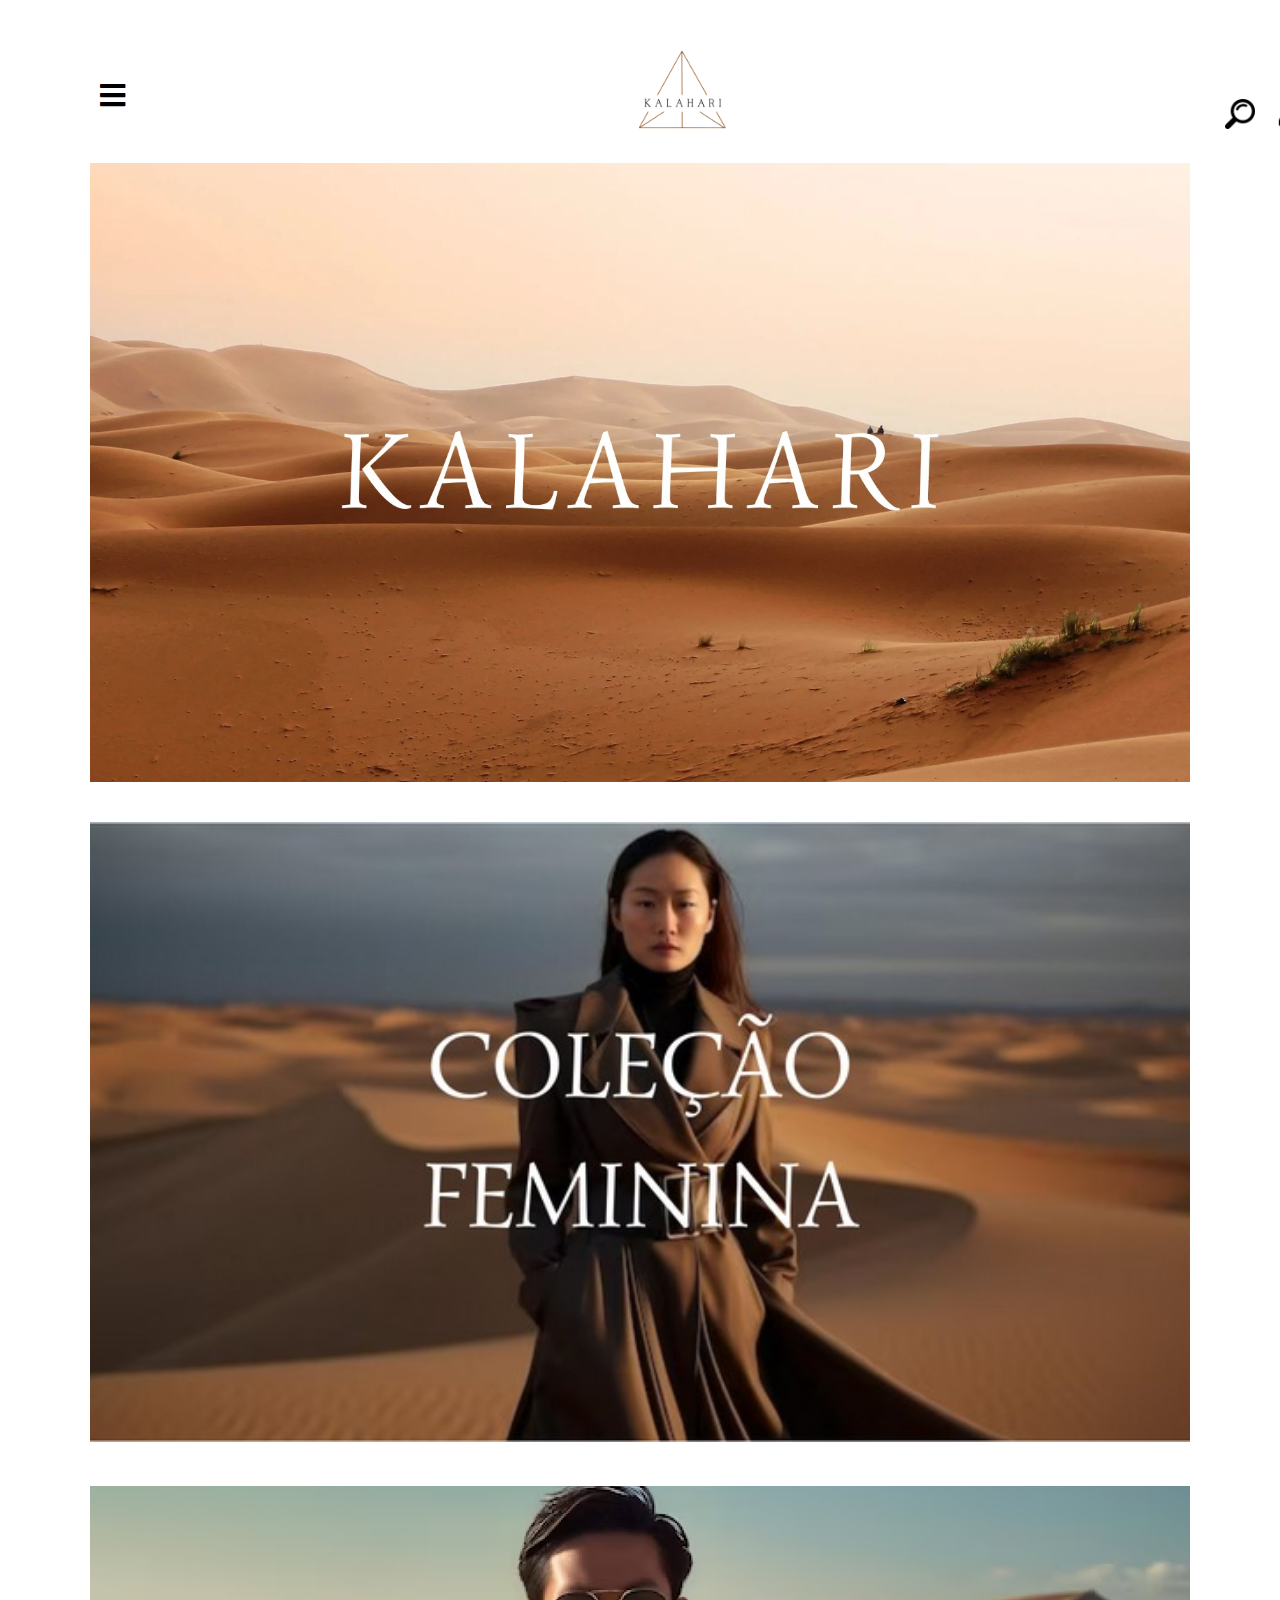
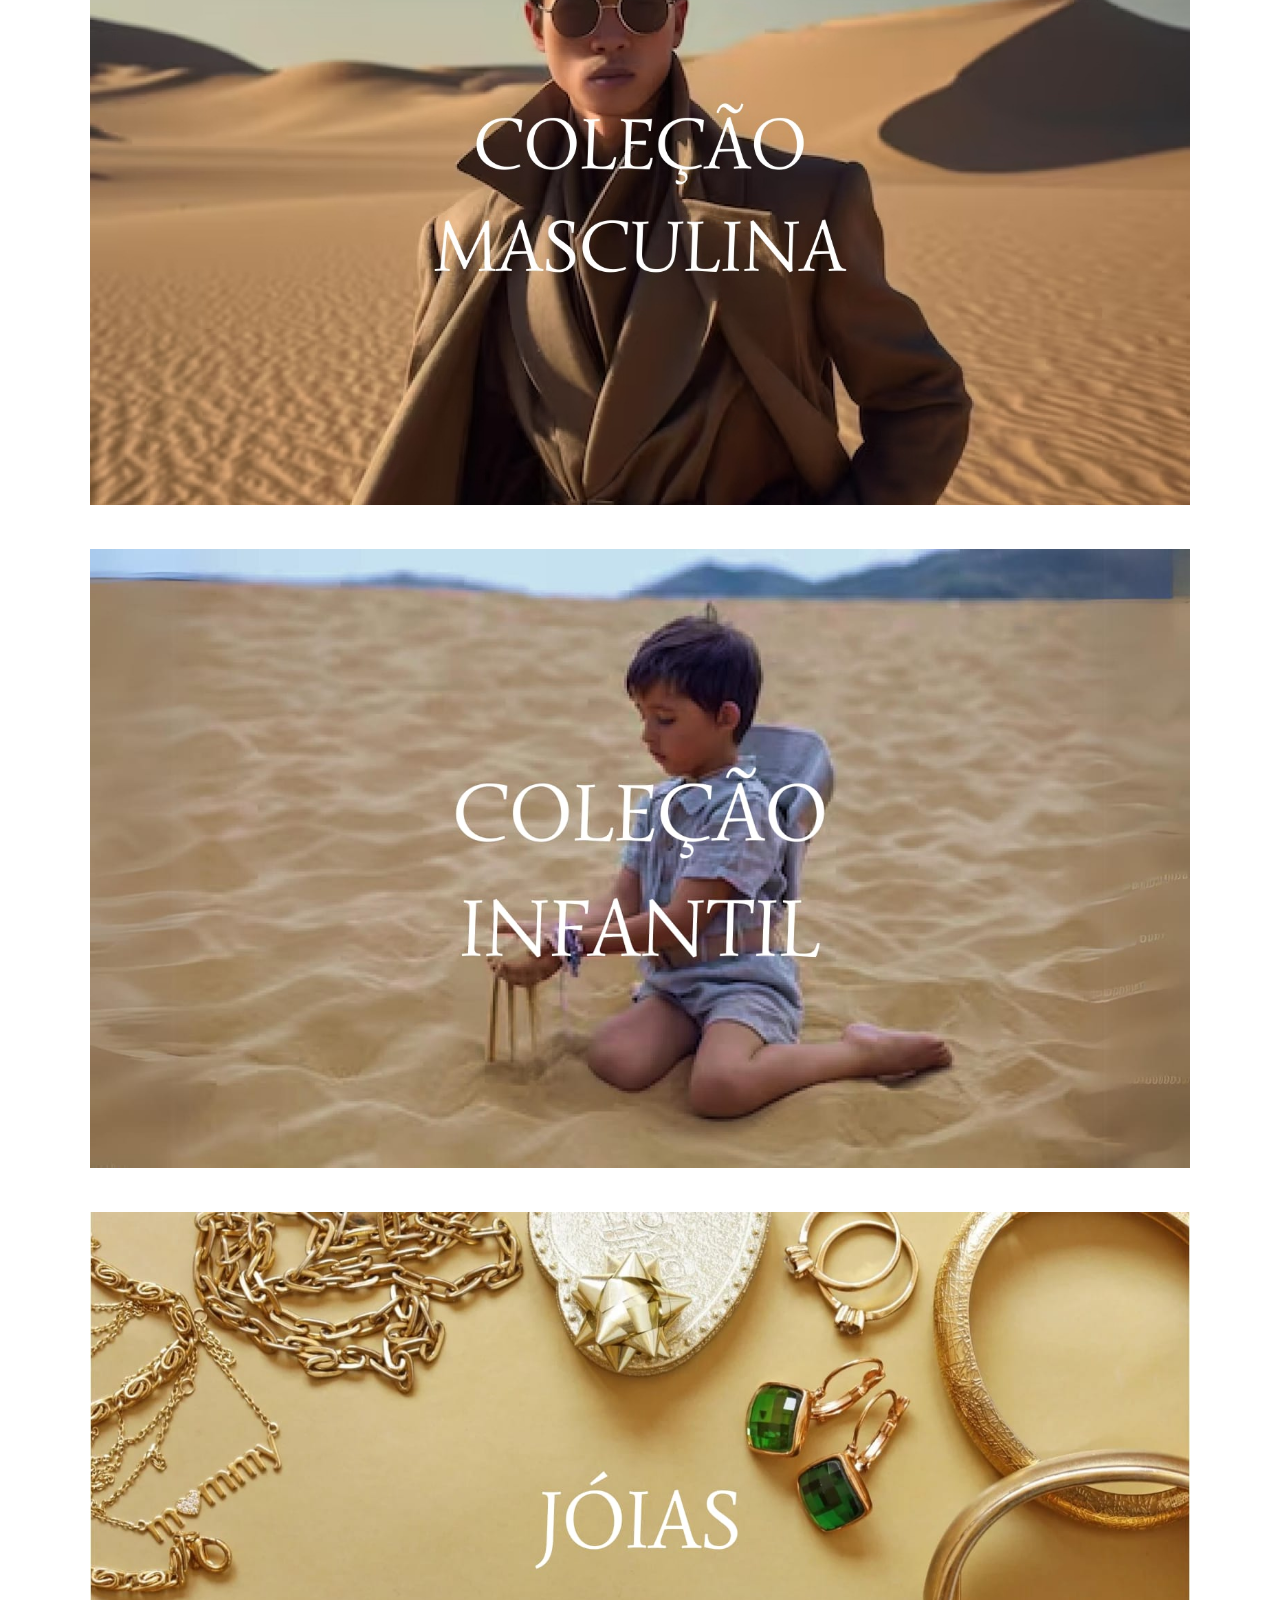
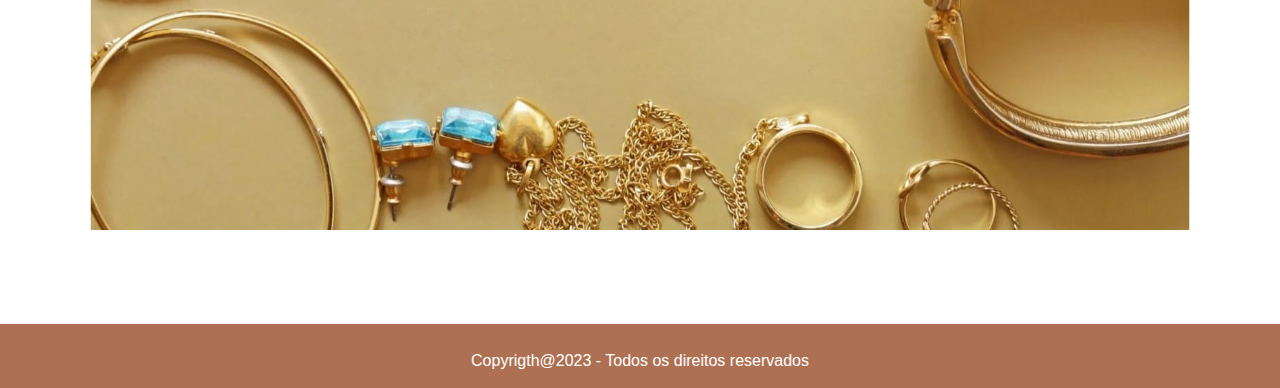
<file: index.html>
<!DOCTYPE html>
<html lang="pt-br">

<head>
  <meta charset="UTF-8">
  <meta name="viewport" content="width=device-width, initial-scale=1.0">
  <!--importei para pegar os icones-->
  <link rel="stylesheet" href="https://use.fontawesome.com/releases/v5.6.1/css/all.css">
  <link rel="stylesheet" href="css/index.css">
  <link rel="shortcut icon" href="img/logo.png" type="image/png">
  <title>LOJA KALAHARI</title>
</head>

<body>
    <nav>
      <a href=""><img src="img/logo.png" id="logo"></a>
      <div class="imglogos">
        <a href=""><img src="img/lupa icon.png" ></a>
        <a href="login.html"><img src="img/pessoa.png" ></a>
        <a href=""><img src="img/sacolaicon.png" ></a>
        </div>

  <input type="checkbox" id="check">
  <label for="check">
    <!--pegando o icone do site fontawesome-->
    <i class="fas fa-bars" id="btn"></i>
    <i class="fas fa-times" id="cancel"></i>
  </label>
  <div class="sidebar">
    <header>MENU</header>
    <a href="index.html">
      <span>HOME</span>
    </a>
    <a href="produtofem.html">
      <span>MODA FEMININA</span>
    </a>
    <a href="produtomasc.html">
      <span>MODA MASCULINA</span>
    </a>
    <a href="produtoinfa.html">
      <span>MODA INFANTIL</span>
    </a>
    <a href="joias.html">
        <span>JÓIAS</span>
      </a>
      <a href="sobre.html">
        <span>SOBRE</span>
      </a>
      <a href="contato.html">
        <span>CONTATO</span>
      </a>


    </nav>

    <img src="img/kala.jpg" id="kala"></a>
    <a href="produtofem.html"><img src="img/colefem.jpg" id="modafem"></a>
    <a href="produtomasc.html"><img src="img/colemasc.jpg" id="modamasc"></a>
    <a href="produtoinfa.html"><img src="img/coleinfa.jpg" id="modainft"></a>
    <a href="joias.html"><img src="img/colejoias.jpg" id="joias"></a>

    <footer>
      <p>Copyrigth@2023 - Todos os direitos reservados</p>
    </footer>

</body>

</html>
</file>
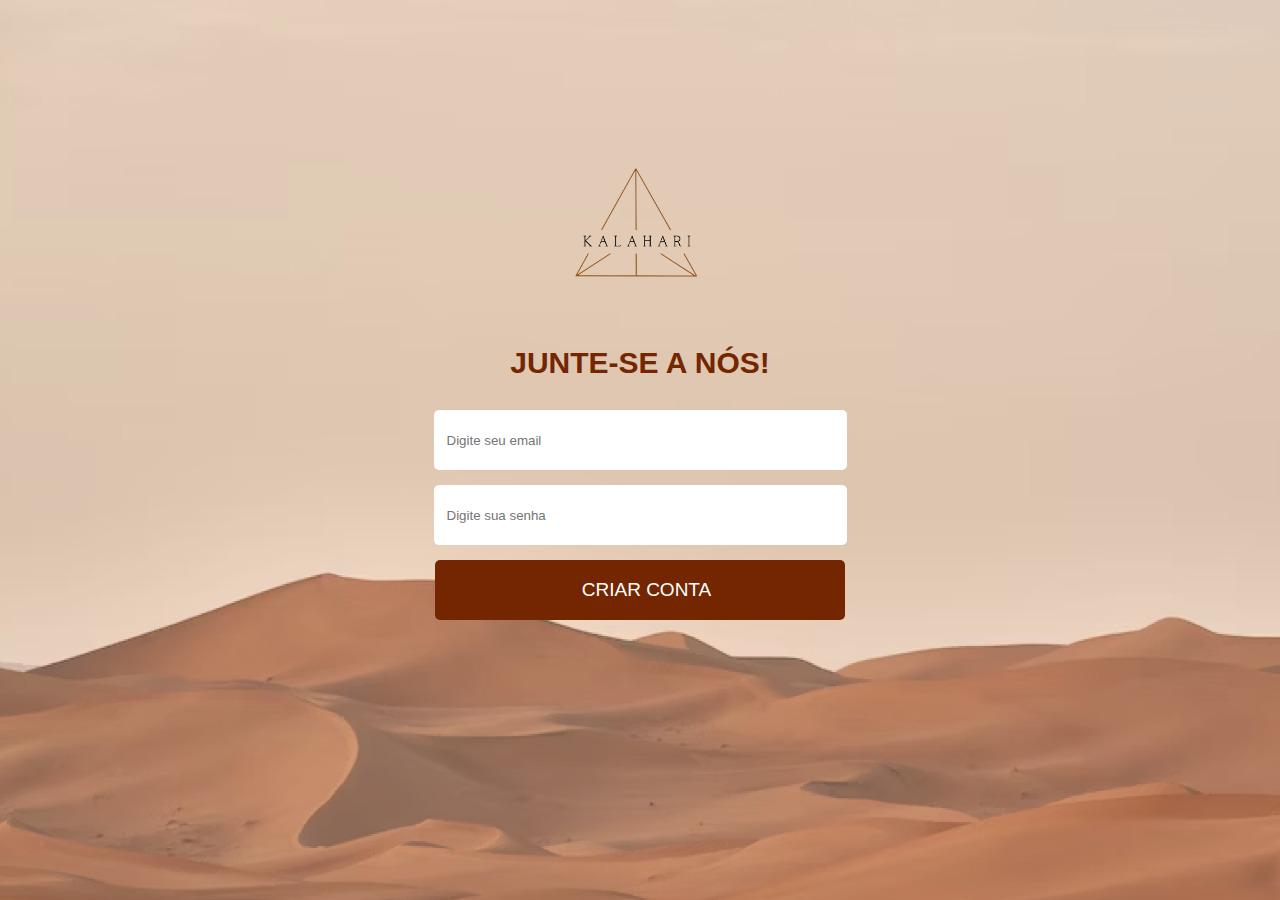
<file: cadastrar.html>
<!DOCTYPE html>
<html lang="pt-br">
<head>
    <meta charset="UTF-8">
    <link rel="stylesheet" href="css/logcad.css">
    <link rel="shortcut icon" href="img/logo.png" type="image/png">
    <meta name="viewport" content="width=device-width, initial-scale=1.0">
    <title>LOJA KALAHARI</title>
</head>
<body>
    <div class="tela-login">
        <div class="login">
            <div class="logo">
                <img src="img/logo.png">
            </div>
            <h1>JUNTE-SE A NÓS!</h1>
            <form>
                <input type="text" name="email" placeholder="Digite seu email">
                <input type="password" name="senha" placeholder="Digite sua senha">
                <a href="login.html"><input type="button" value="Criar conta"></a>
            </form>  
        </div>

    </div>
</body>
</html>
</file>
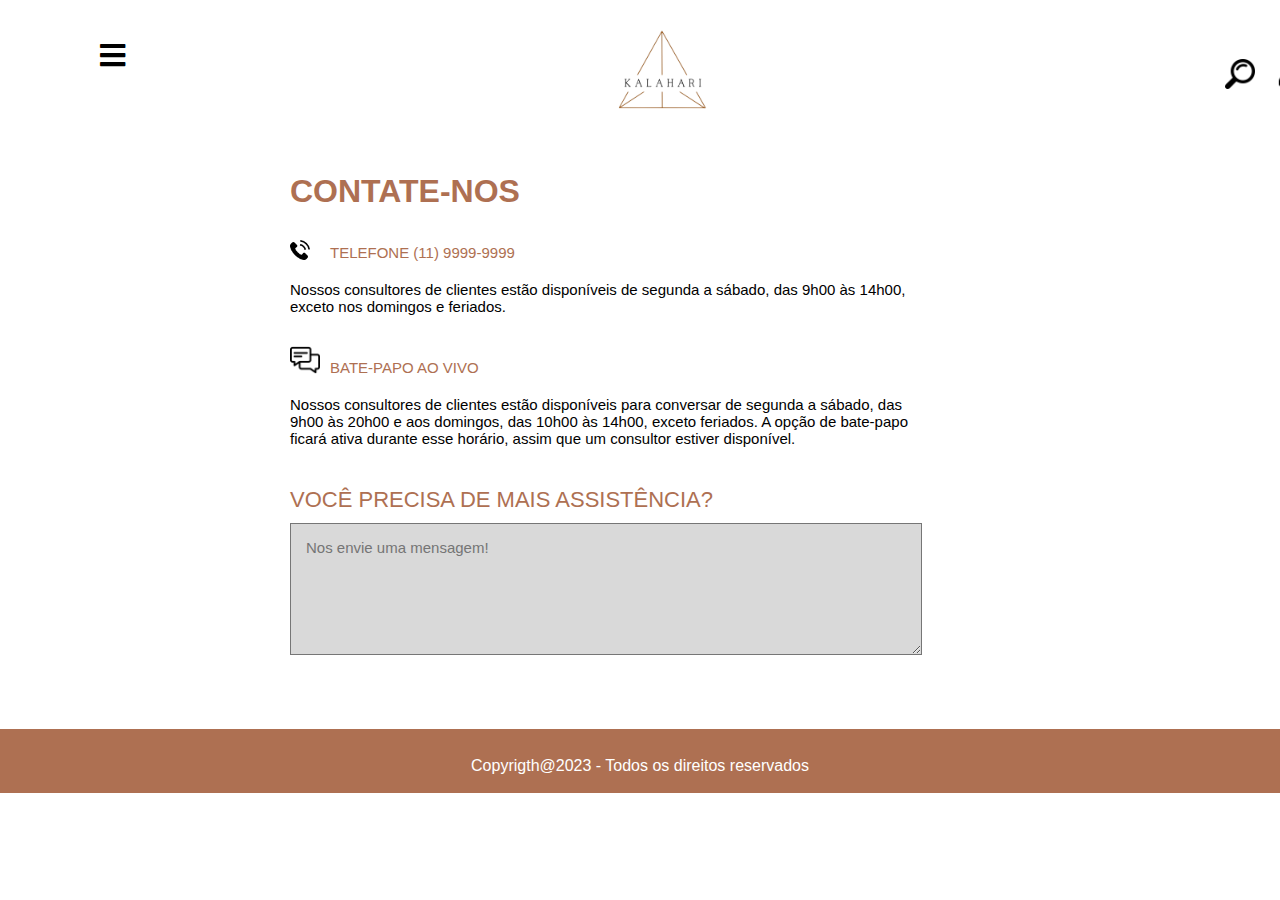
<file: contato.html>
<!DOCTYPE html>
<html lang="pt-br">

<head>
  <meta charset="UTF-8">
  <meta name="viewport" content="width=device-width, initial-scale=1.0">
  <!--importei para pegar os icones-->
  <link rel="stylesheet" href="https://use.fontawesome.com/releases/v5.6.1/css/all.css">
  <link rel="stylesheet" href="css/contato.css">
  <link rel="shortcut icon" href="img/logo.png" type="image/png">
  <title>LOJA KALAHARI</title>
</head>

<body>
    <nav>
        <a href=""><img src="img/logo.png" id="logo"></a>
        <div class="imglogos">
          <a href=""><img src="img/lupa icon.png" ></a>
          <a href="login.html"><img src="img/pessoa.png" ></a>
          <a href=""><img src="img/sacolaicon.png" ></a>
          </div>

  <input type="checkbox" id="check">
  <label for="check">
    <!--pegando o icone do site fontawesome-->
    <i class="fas fa-bars" id="btn"></i>
    <i class="fas fa-times" id="cancel"></i>
  </label>
  <div class="sidebar">
    <header>MENU</header>
    <a href="index.html">
      <span>HOME</span>
    </a>
    <a href="produtofem.html">
      <span>MODA FEMININA</span>
    </a>
    <a href="produtomasc.html">
      <span>MODA MASCULINA</span>
    </a>
    <a href="produtoinfa.html">
      <span>MODA INFANTIL</span>
    </a>
    <a href="joias.html">
        <span>JÓIAS</span>
      </a>
      <a href="sobre.html">
        <span>SOBRE</span>
      </a>
      <a href="contato.html">
        <span>CONTATO</span>
      </a>

      

    </nav>

    <div id="contato">

    <h1 id="contatenos">CONTATE-NOS</h1>
    <img src="img/telcont.png"><h2 id="telbat">TELEFONE (11) 9999-9999</h2>
    <h2 id="text">Nossos consultores de clientes estão disponíveis de segunda a sábado, das 9h00 às 14h00, exceto nos domingos e feriados.</h2>
    <img id="bat" src="img/batcont.png"><h2 id="telbat">BATE-PAPO AO VIVO</h2>
    <h2 id="text">Nossos consultores de clientes estão disponíveis para conversar de segunda a sábado, das 9h00 às 20h00 e aos domingos, das 10h00 às 14h00, exceto feriados. A opção de bate-papo ficará ativa durante esse horário, assim que um consultor estiver disponível.</h2>
    <h1 id="assis">VOCÊ PRECISA DE MAIS ASSISTÊNCIA?</h1>
    <textarea placeholder="Nos envie uma mensagem!"></textarea>
</div>

<footer>
    <p id="foot">Copyrigth@2023 - Todos os direitos reservados</p>
  </footer>

</body>
</html>
</file>
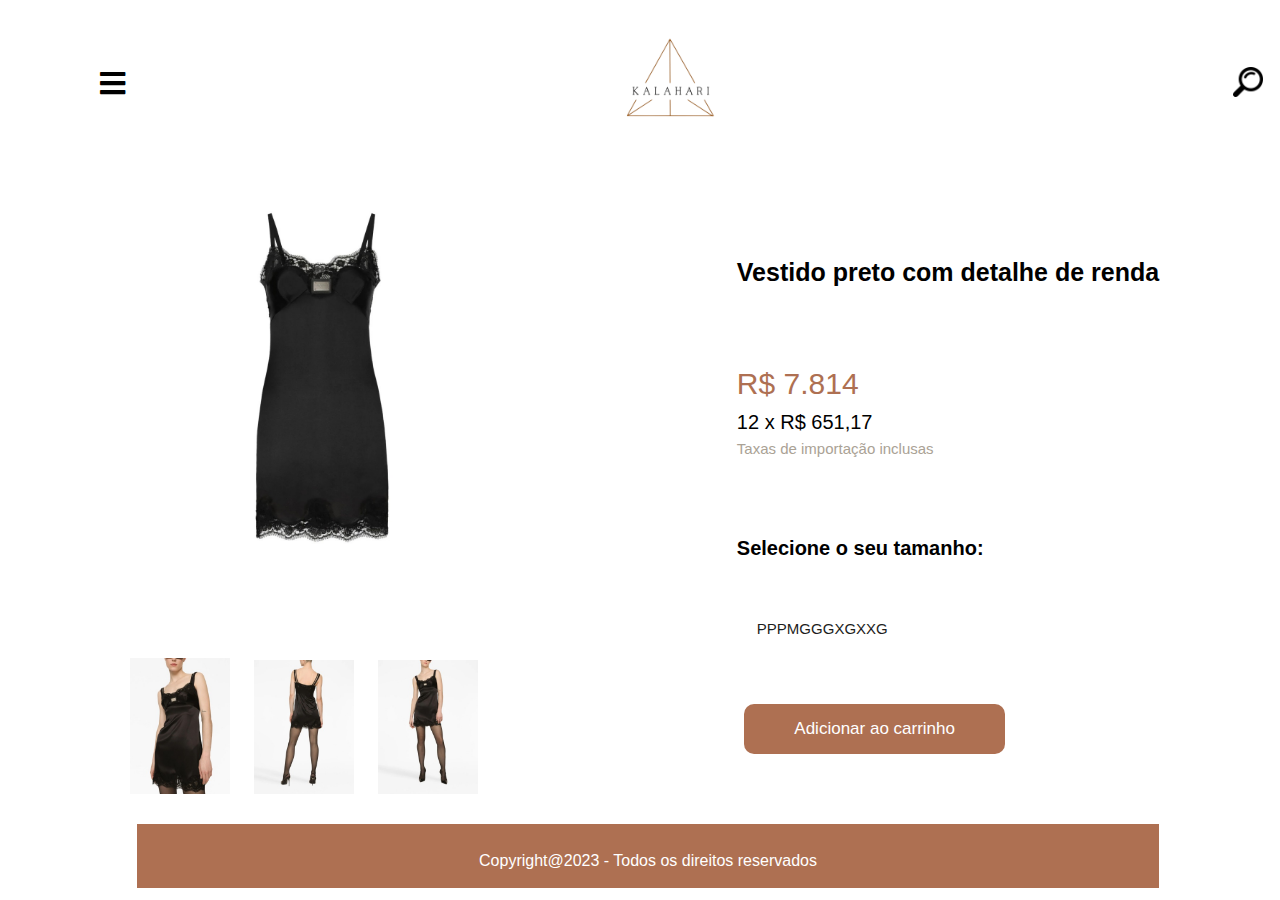
<file: descfem.html>
<!DOCTYPE html>
<html lang="pt-br">

<head>
  <meta charset="UTF-8">
  <meta name="viewport" content="width=device-width, initial-scale=1.0">
  <!--importei para pegar os icones-->
  <link rel="stylesheet" href="https://use.fontawesome.com/releases/v5.6.1/css/all.css">
  <link rel="stylesheet" href="css/desc.css">
  <link rel="shortcut icon" href="img/logo.png" type="image/png">
  <title>LOJA KALAHARI</title>
</head>

<body>
    <nav>
      <a href=""><img src="img/logo.png" id="logo"></a>
      <div class="imglogos">
        <a href=""><img src="img/lupa icon.png" ></a>
        <a href="login.html"><img src="img/pessoa.png" ></a>
        <a href=""><img src="img/sacolaicon.png" ></a>
        </div>

  <input type="checkbox" id="check">
  <label for="check">
    <!--pegando o icone do site fontawesome-->
    <i class="fas fa-bars" id="btn"></i>
    <i class="fas fa-times" id="cancel"></i>
  </label>
  <div class="sidebar">
    <header>MENU</header>
    <a href="index.html">
      <span>HOME</span>
    </a>
    <a href="produtofem.html">
      <span>MODA FEMININA</span>
    </a>
    <a href="produtomasc.html">
      <span>MODA MASCULINA</span>
    </a>
    <a href="produtoinfa.html">
      <span>MODA INFANTIL</span>
    </a>
    <a href="joias.html">
        <span>JÓIAS</span>
      </a>
      <a href="sobre.html">
        <span>SOBRE</span>
      </a>
      <a href="contato.html">
        <span>CONTATO</span>
      </a>


    </nav>
 
    
        <div class="vestpaete">

            <img id="grande" src="img/vestpretorenda.jpg">
          <div class="imgs">
            <img id="menor1" src="img/vestpretorenda1.jpg">
            <img id="menor2" src="img/vestpretorenda2.jpg">
            <img id="menor3" src="img/vestpretorenda3.jpg">
          </div>

            <div class="produtoinfo">
                <h1>Vestido preto com detalhe de renda</h1>
                <h1 id="preço">R$ 7.814</h1>
                <h2 id="parcela">12 x R$ 651,17</h2>
                <h3 id="taxa">Taxas de importação inclusas</h3>
                 <h2 id="seltam">Selecione o seu tamanho:</h2>
                 <div id="tam">
                 <p>PP</p>
                 <p>ㅤ</p>
                 <p>P</p>
                 <p>ㅤ</p>
                 <p>M</p>
                 <p>ㅤ</p>
                 <p>G</p>
                 <p>ㅤ</p>
                 <p>GG</p>
                 <p>ㅤ</p>
                 <p>XG</p>
                 <p>ㅤ</p>
                 <p>XXG</p>
              </div>
                <button>Adicionar ao carrinho</button>
          </div>
        <footer id="rodape">      
            <p>Copyright@2023 - Todos os direitos reservados</p>
        </footer>
</body>
</html>
</file>
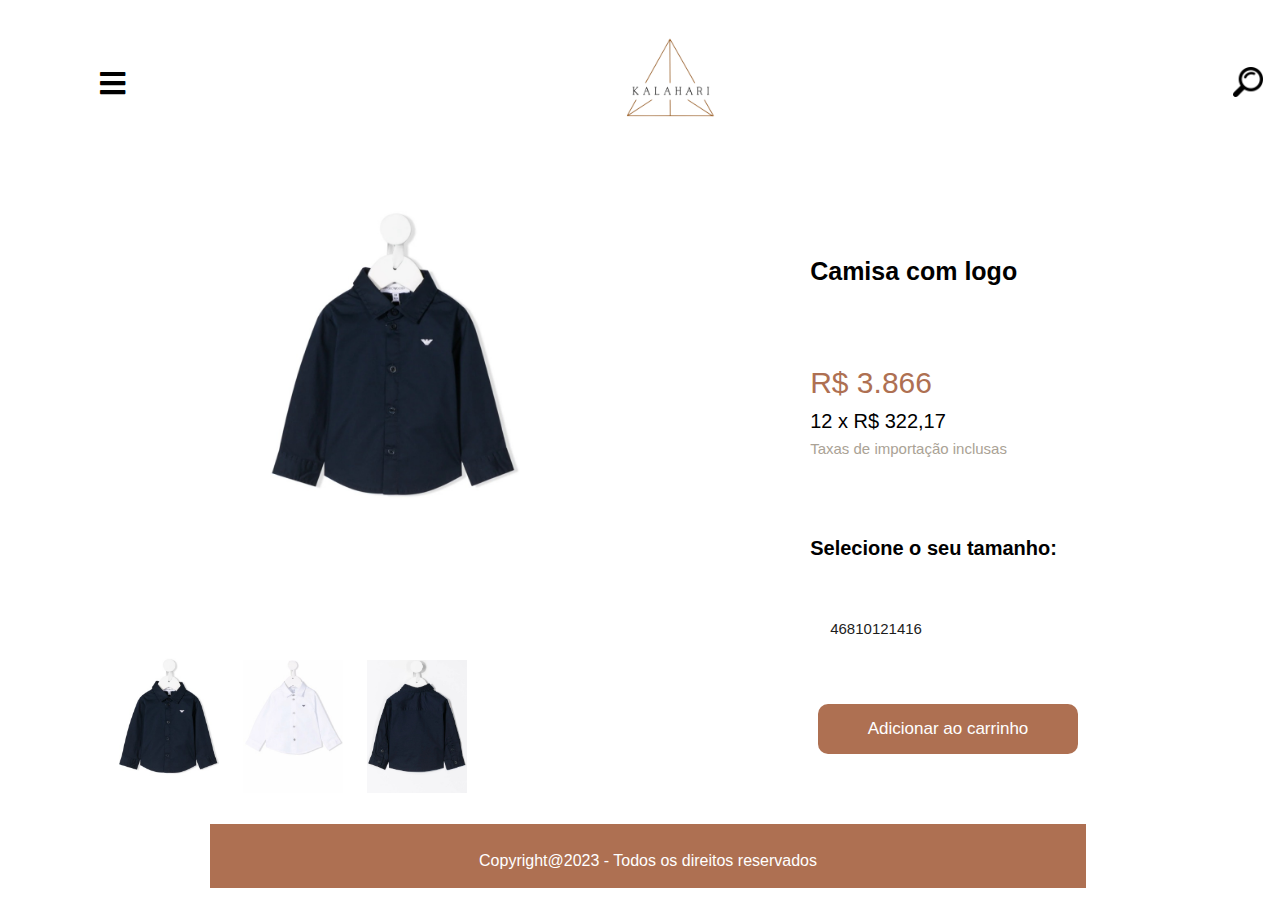
<file: descinfa.html>
<!DOCTYPE html>
<html lang="pt-br">

<head>
  <meta charset="UTF-8">
  <meta name="viewport" content="width=device-width, initial-scale=1.0">
  <!--importei para pegar os icones-->
  <link rel="stylesheet" href="https://use.fontawesome.com/releases/v5.6.1/css/all.css">
  <link rel="stylesheet" href="css/desc.css">
  <link rel="shortcut icon" href="img/logo.png" type="image/png">
  <title>LOJA KALAHARI</title>
</head>

<body>
    <nav>
      <a href=""><img src="img/logo.png" id="logo"></a>
      <div class="imglogos">
        <a href=""><img src="img/lupa icon.png" ></a>
        <a href="login.html"><img src="img/pessoa.png" ></a>
        <a href=""><img src="img/sacolaicon.png" ></a>
        </div>

  <input type="checkbox" id="check">
  <label for="check">
    <!--pegando o icone do site fontawesome-->
    <i class="fas fa-bars" id="btn"></i>
    <i class="fas fa-times" id="cancel"></i>
  </label>
  <div class="sidebar">
    <header>MENU</header>
    <a href="index.html">
      <span>HOME</span>
    </a>
    <a href="produtofem.html">
      <span>MODA FEMININA</span>
    </a>
    <a href="produtomasc.html">
      <span>MODA MASCULINA</span>
    </a>
    <a href="produtoinfa.html">
      <span>MODA INFANTIL</span>
    </a>
    <a href="joias.html">
        <span>JÓIAS</span>
      </a>
      <a href="sobre.html">
        <span>SOBRE</span>
      </a>
      <a href="contato.html">
        <span>CONTATO</span>
      </a>


    </nav>
 
    
        <div class="vestpaete">

            <img id="grande" src="img/infa2.jpg">
          <div class="imgs">
            <img id="menor1" src="img/infamenor1.jpg">
            <img id="menor2" src="img/infamenor2.jpg">
            <img id="menor3" src="img/infamenor3.jpg">
          </div>

            <div class="produtoinfo">
                <h1>Camisa com logo</h1>
                <h1 id="preço">R$ 3.866</h1>
                <h2 id="parcela">12 x R$ 322,17</h2>
                <h3 id="taxa">Taxas de importação inclusas</h3>
                 <h2 id="seltam">Selecione o seu tamanho:</h2>
                 <div id="tam">
                 <p>4</p>
                 <p>ㅤ</p>
                 <p>6</p>
                 <p>ㅤ</p>
                 <p>8</p>
                 <p>ㅤ</p>
                 <p>10</p>
                 <p>ㅤ</p>
                 <p>12</p>
                 <p>ㅤ</p>
                 <p>14</p>
                 <p>ㅤ</p>
                 <p>16</p>
              </div>
                <button>Adicionar ao carrinho</button>
          </div>
        <footer id="rodape">      
            <p>Copyright@2023 - Todos os direitos reservados</p>
        </footer>
</body>
</html>
</file>
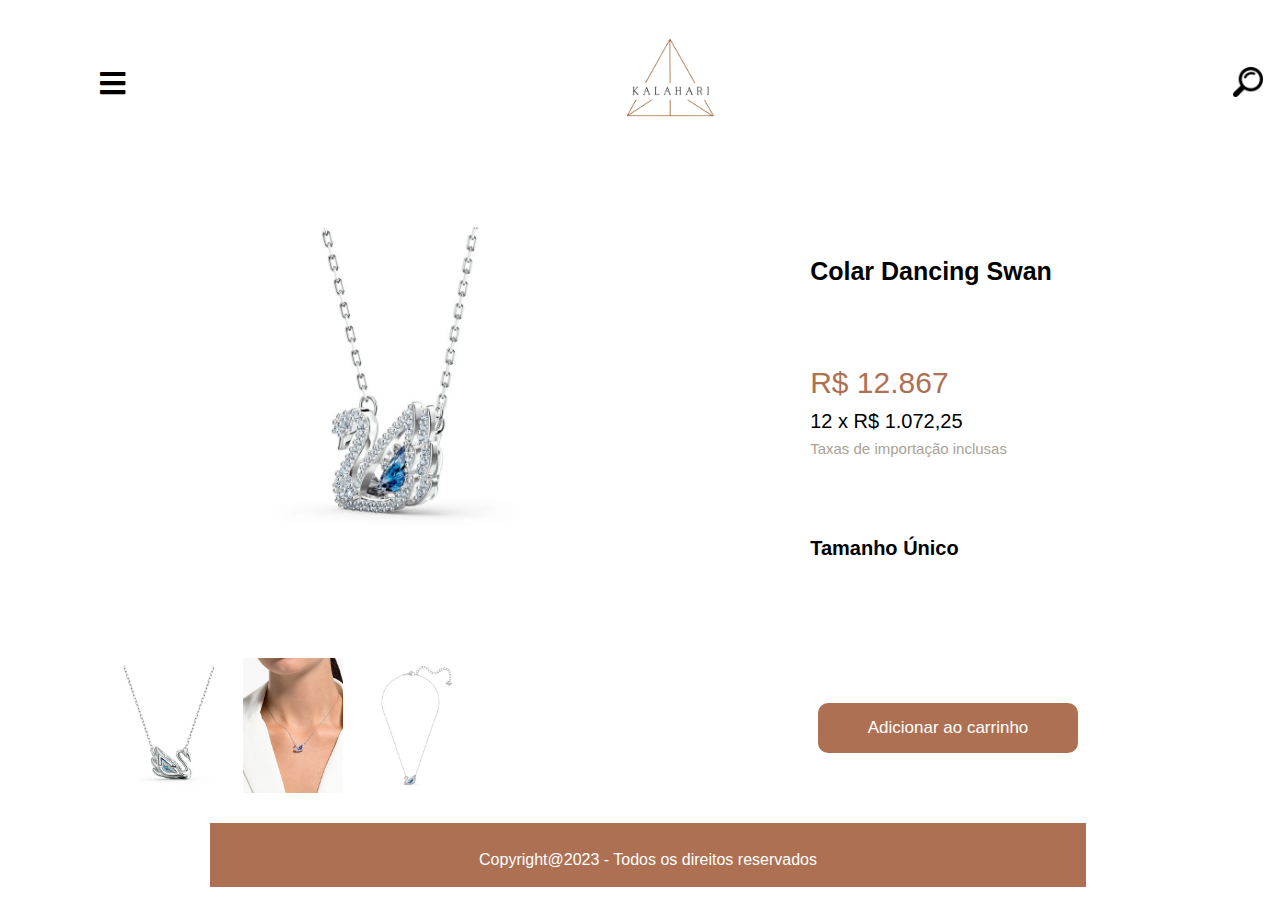
<file: descjoias.html>
<!DOCTYPE html>
<html lang="pt-br">

<head>
  <meta charset="UTF-8">
  <meta name="viewport" content="width=device-width, initial-scale=1.0">
  <!--importei para pegar os icones-->
  <link rel="stylesheet" href="https://use.fontawesome.com/releases/v5.6.1/css/all.css">
  <link rel="stylesheet" href="css/desc.css">
  <link rel="shortcut icon" href="img/logo.png" type="image/png">
  <title>LOJA KALAHARI</title>
</head>

<body>
    <nav>
      <a href=""><img src="img/logo.png" id="logo"></a>
      <div class="imglogos">
        <a href=""><img src="img/lupa icon.png" ></a>
        <a href="login.html"><img src="img/pessoa.png" ></a>
        <a href=""><img src="img/sacolaicon.png" ></a>
        </div>

  <input type="checkbox" id="check">
  <label for="check">
    <!--pegando o icone do site fontawesome-->
    <i class="fas fa-bars" id="btn"></i>
    <i class="fas fa-times" id="cancel"></i>
  </label>
  <div class="sidebar">
    <header>MENU</header>
    <a href="index.html">
      <span>HOME</span>
    </a>
    <a href="produtofem.html">
      <span>MODA FEMININA</span>
    </a>
    <a href="produtomasc.html">
      <span>MODA MASCULINA</span>
    </a>
    <a href="produtoinfa.html">
      <span>MODA INFANTIL</span>
    </a>
    <a href="joias.html">
        <span>JÓIAS</span>
      </a>
      <a href="sobre.html">
        <span>SOBRE</span>
      </a>
      <a href="contato.html">
        <span>CONTATO</span>
      </a>


    </nav>
 
    
        <div class="vestpaete">

            <img id="grande" src="img/jois2.jpg">
          <div class="imgs">
            <img id="menor1" src="img/joiamenor1.jpg">
            <img id="menor2" src="img/joiamenor2.jpg">
            <img id="menor3" src="img/joiamenor3.jpg">
          </div>

            <div class="produtoinfo">
                <h1>Colar Dancing Swan</h1>
                <h1 id="preço">R$ 12.867</h1>
                <h2 id="parcela">12 x R$ 1.072,25</h2>
                <h3 id="taxa">Taxas de importação inclusas</h3>
                 <h2 id="seltam">Tamanho Único</h2>
                 <div id="tam">
                    <p>ㅤ</p>
                    <p>ㅤ</p>
                    <p>ㅤ</p>
                    <p>ㅤ</p>
                    <p>ㅤ</p>
                    <p>ㅤ</p>
                    <p>ㅤ</p>
                    <p>ㅤ</p>
                    <p>ㅤ</p>
                    <p>ㅤ</p>
                    <p>ㅤ</p>
                    <p>ㅤ</p>
                    <p>ㅤ</p>
                 </div>
                <button>Adicionar ao carrinho</button>
          </div>
        <footer id="rodape">      
            <p>Copyright@2023 - Todos os direitos reservados</p>
        </footer>
</body>
</html>
</file>
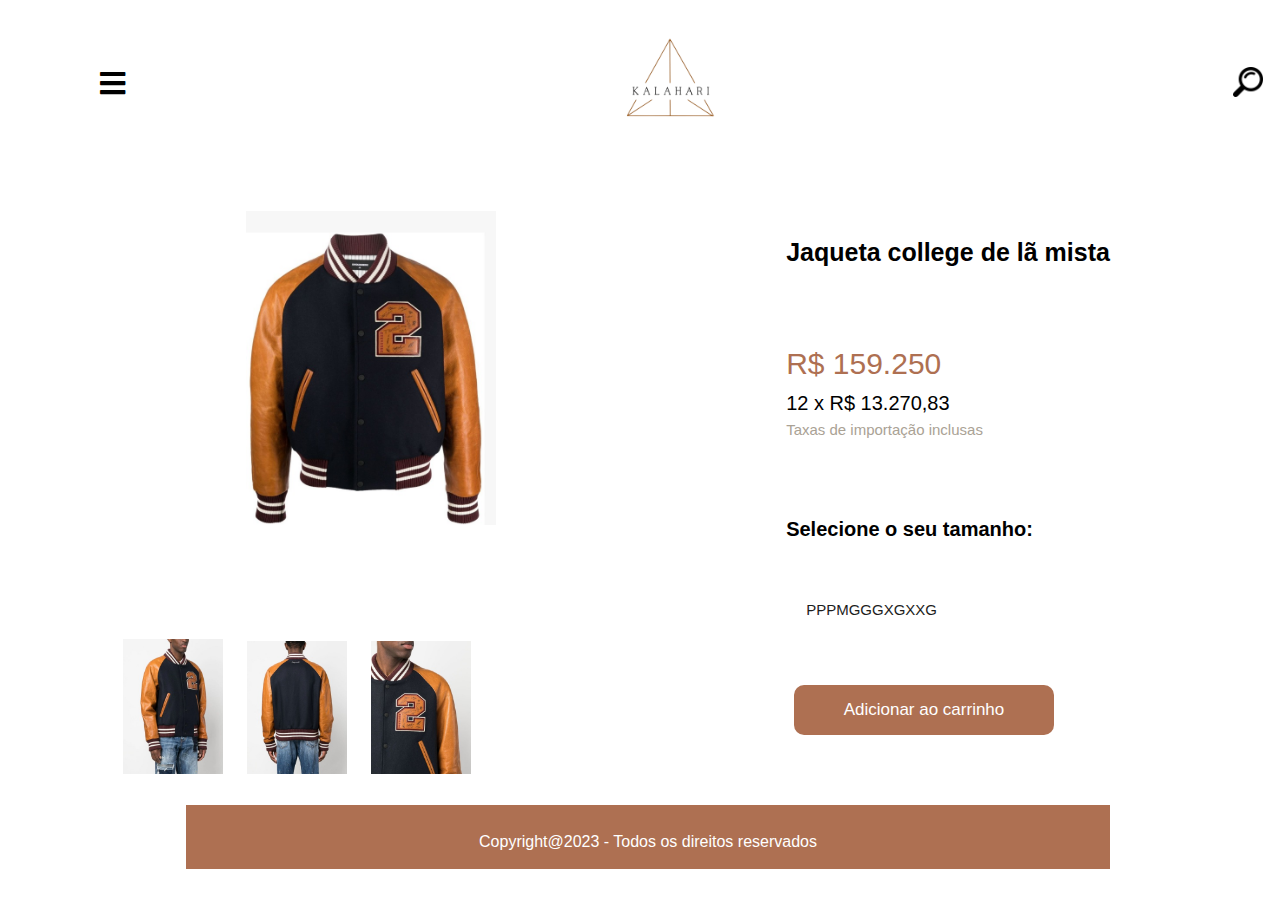
<file: descmasc.html>
<!DOCTYPE html>
<html lang="pt-br">

<head>
  <meta charset="UTF-8">
  <meta name="viewport" content="width=device-width, initial-scale=1.0">
  <!--importei para pegar os icones-->
  <link rel="stylesheet" href="https://use.fontawesome.com/releases/v5.6.1/css/all.css">
  <link rel="stylesheet" href="css/desc.css">
  <link rel="shortcut icon" href="img/logo.png" type="image/png">
  <title>LOJA KALAHARI</title>
</head>

<body>
    <nav>
      <a href=""><img src="img/logo.png" id="logo"></a>
      <div class="imglogos">
        <a href=""><img src="img/lupa icon.png" ></a>
        <a href="login.html"><img src="img/pessoa.png" ></a>
        <a href=""><img src="img/sacolaicon.png" ></a>
        </div>

  <input type="checkbox" id="check">
  <label for="check">
    <!--pegando o icone do site fontawesome-->
    <i class="fas fa-bars" id="btn"></i>
    <i class="fas fa-times" id="cancel"></i>
  </label>
  <div class="sidebar">
    <header>MENU</header>
    <a href="index.html">
      <span>HOME</span>
    </a>
    <a href="produtofem.html">
      <span>MODA FEMININA</span>
    </a>
    <a href="produtomasc.html">
      <span>MODA MASCULINA</span>
    </a>
    <a href="produtoinfa.html">
      <span>MODA INFANTIL</span>
    </a>
    <a href="joias.html">
        <span>JÓIAS</span>
      </a>
      <a href="sobre.html">
        <span>SOBRE</span>
      </a>
      <a href="contato.html">
        <span>CONTATO</span>
      </a>


    </nav>
 
    
        <div class="vestpaete">

            <img id="grande" src="img/masc2.jpg">
          <div class="imgs">
            <img id="menor1" src="img/mascmenor1.jpg">
            <img id="menor2" src="img/mascmenor2.jpg">
            <img id="menor3" src="img/mascmenor3.jpg">
          </div>

            <div class="produtoinfo">
                <h1>Jaqueta college de lã mista</h1>
                <h1 id="preço">R$ 159.250</h1>
                <h2 id="parcela">12 x R$ 13.270,83</h2>
                <h3 id="taxa">Taxas de importação inclusas</h3>
                 <h2 id="seltam">Selecione o seu tamanho:</h2>
                 <div id="tam">
                 <p>PP</p>
                 <p>ㅤ</p>
                 <p>P</p>
                 <p>ㅤ</p>
                 <p>M</p>
                 <p>ㅤ</p>
                 <p>G</p>
                 <p>ㅤ</p>
                 <p>GG</p>
                 <p>ㅤ</p>
                 <p>XG</p>
                 <p>ㅤ</p>
                 <p>XXG</p>
              </div>
                <button>Adicionar ao carrinho</button>
          </div>
        <footer id="rodape">      
            <p>Copyright@2023 - Todos os direitos reservados</p>
        </footer>
</body>
</html>
</file>
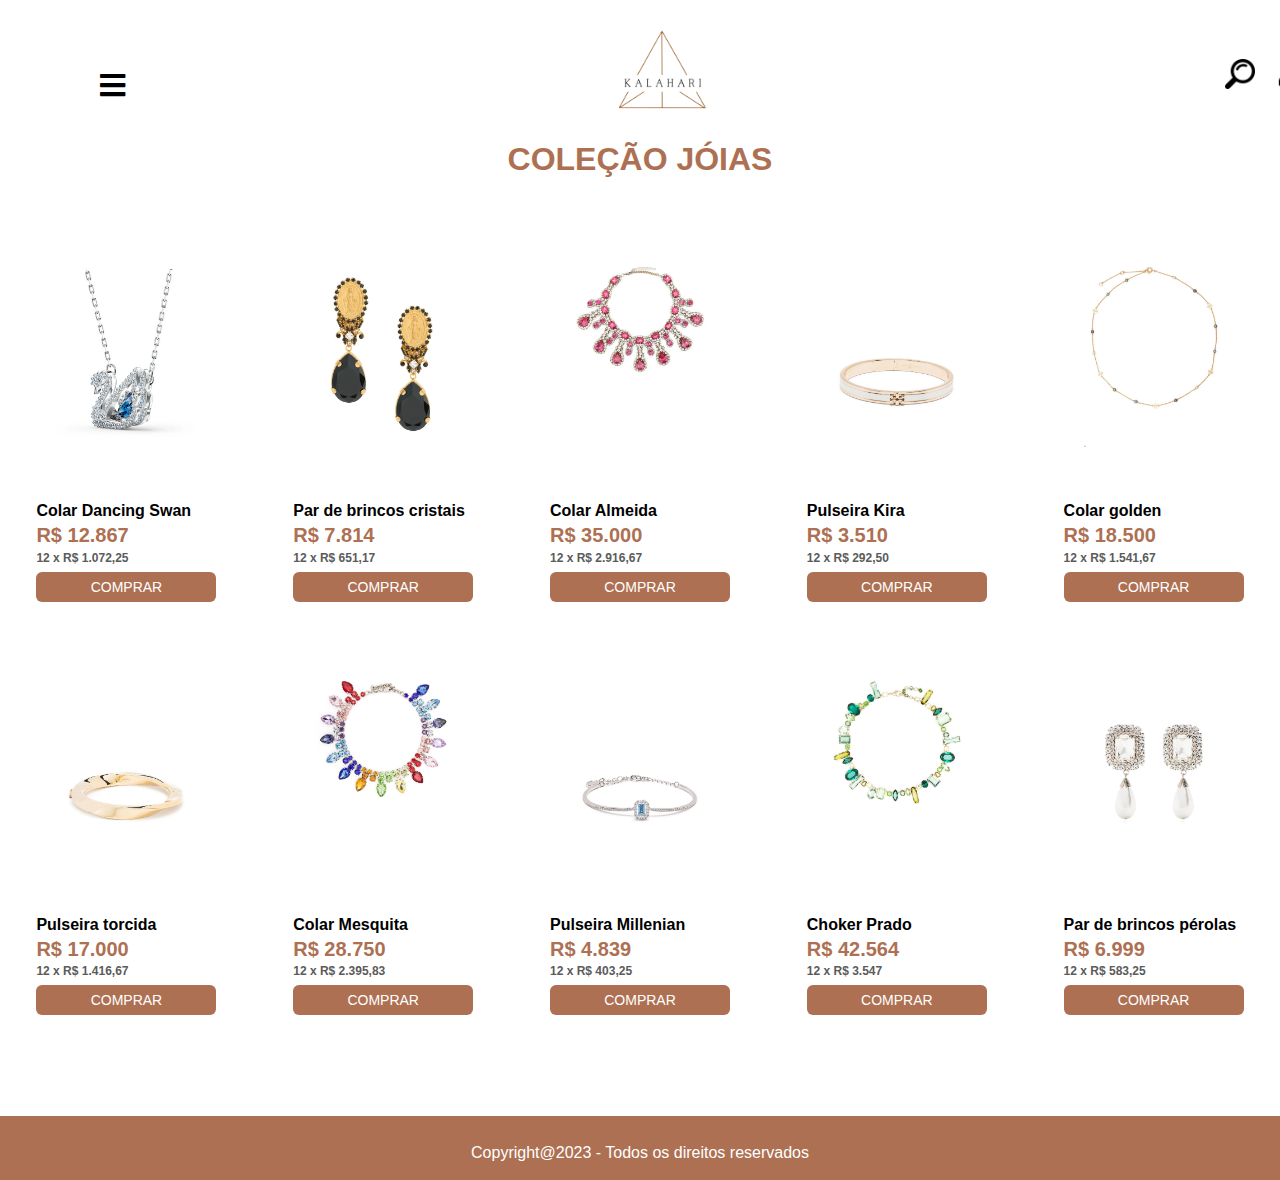
<file: joias.html>
<!DOCTYPE html>
<html lang="pt-br">
<head>
    <meta charset="UTF-8">
    <link rel="shortcut icon" href="img/logo.png">
    <link rel="stylesheet" href="css/produtos.css">
    <link rel="stylesheet" href="https://use.fontawesome.com/releases/v5.6.1/css/all.css">
    <meta name="viewport" content="width=device-width, initial-scale=1.0">
    <title>LOJA KALAHARI</title>
</head>
<body>

    <nav>
        <a href=""><img src="img/logo.png" id="logo"></a>
        <div class="imglogos">
          <a href=""><img src="img/lupa icon.png" ></a>
          <a href="login.html"><img src="img/pessoa.png" ></a>
          <a href=""><img src="img/sacolaicon.png" ></a>
          </div>

  <input type="checkbox" id="check">
  <label for="check">
    <!--pegando o icone do site fontawesome-->
    <i class="fas fa-bars" id="btn"></i>
    <i class="fas fa-times" id="cancel"></i>
  </label>
  <div class="sidebar">
    <header>MENU</header>
    <a href="index.html">
      <span>HOME</span>
    </a>
    <a href="produtofem.html">
      <span>MODA FEMININA</span>
    </a>
    <a href="produtomasc.html">
      <span>MODA MASCULINA</span>
    </a>
    <a href="produtoinfa.html">
      <span>MODA INFANTIL</span>
    </a>
    <a href="joias.html">
        <span>JÓIAS</span>
      </a>
      <a href="sobre.html">
        <span>SOBRE</span>
      </a>
      <a href="contato.html">
        <span>CONTATO</span>
      </a>


    </nav>

    <h1 class="produto-titulo">Coleção Jóias</h1>

    <div class="produtos">

        <div class="card">
            <div class="produto-img">
                <img src="img/jois2.jpg">
            </div>
            <div class="produto-nome">
                <h1>Colar Dancing Swan</h1>
            </div>
            <div class="produto-preco">
                <h1>R$ 12.867</h1>
            </div>
            <div class="produto-parcela">
                <h1>12 x R$ 1.072,25</h1>
            </div>    
            <div>
                <a href="descjoias.html"><button class="botao-produto">Comprar</button></a>
            </div>
        </div>

        <div class="card">
            <div class="produto-img">
                <img src="img/colejoi2.jpeg">
            </div>
            <div class="produto-nome">
                <h1>Par de brincos cristais</h1>
            </div>
            <div class="produto-preco">
                <h1>R$ 7.814</h1>
            </div>
            <div class="produto-parcela">
                <h1>12 x R$ 651,17</h1>
            </div>       
            <div>
                <button class="botao-produto">Comprar</button>
            </div>
        </div>

        <div class="card">
            <div class="produto-img">
                <img src="img/colejoi3.jpeg">
            </div>
            <div class="produto-nome">
                <h1>Colar Almeida</h1>
            </div>
            <div class="produto-preco">
                <h1>R$ 35.000</h1>
            </div>
            <div class="produto-parcela">
                <h1>12 x R$ 2.916,67</h1>
            </div>  
            <div>
                <button class="botao-produto">Comprar</button>
            </div>
        </div>

        <div class="card">
            <div class="produto-img">
                <img src="img/colejoi4.jpeg">
            </div>
            <div class="produto-nome">
                <h1>Pulseira Kira</h1>
            </div>
            <div class="produto-preco">
                <h1>R$ 3.510</h1>
            </div>
            <div class="produto-parcela">
                <h1>12 x R$ 292,50</h1>
            </div>  
            <div>
                <button class="botao-produto">Comprar</button>
            </div>
        </div>

        <div class="card">
            <div class="produto-img">
                <img src="img/colejoi5.jpeg">
            </div>
            <div class="produto-nome">
                <h1>Colar golden</h1>
            </div>
            <div class="produto-preco">
                <h1>R$ 18.500</h1>
            </div>
            <div class="produto-parcela">
                <h1>12 x R$ 1.541,67</h1>
            </div>  
            <div>
                <button class="botao-produto">Comprar</button>
            </div>
        </div>
    </div>

    <div class="produtos-2">

        <div class="card-2">
            <div class="produto-img-2">
                <img src="img/colejoi6.jpeg">
            </div>
            <div class="produto-nome-2">
                <h1>Pulseira torcida</h1>
            </div>
            <div class="produto-preco-2">
                <h1>R$ 17.000</h1>
            </div>
            <div class="produto-parcela-2">
                <h1>12 x R$ 1.416,67</h1>
            </div>    
            <div>
                <button class="botao-produto-2">Comprar</button></a>
            </div>
        </div>

        <div class="card-2">
            <div class="produto-img-2">
                <img src="img/colejoi7.jpeg">
            </div>
            <div class="produto-nome-2">
                <h1>Colar Mesquita</h1>
            </div>
            <div class="produto-preco-2">
                <h1>R$ 28.750</h1>
            </div>
            <div class="produto-parcela-2">
                <h1>12 x R$ 2.395,83</h1>
            </div>    
            <div>
                <a href=""><button class="botao-produto-2">Comprar</button></a>
            </div>
        </div>

        <div class="card-2">
            <div class="produto-img-2">
                <img src="img/colejoi8.jpeg">
            </div>
            <div class="produto-nome-2">
                <h1>Pulseira Millenian</h1>
            </div>
            <div class="produto-preco-2">
                <h1>R$ 4.839</h1>
            </div>
            <div class="produto-parcela-2">
                <h1>12 x R$ 403,25</h1>
            </div>    
            <div>
                <button class="botao-produto-2">Comprar</button></a>
            </div>
        </div>

        <div class="card-2">
            <div class="produto-img-2">
                <img src="img/colejoi9.jpeg">
            </div>
            <div class="produto-nome-2">
                <h1>Choker Prado</h1>
            </div>
            <div class="produto-preco-2">
                <h1>R$ 42.564</h1>
            </div>
            <div class="produto-parcela-2">
                <h1>12 x R$ 3.547</h1>
            </div>    
            <div>
               <button class="botao-produto-2">Comprar</button></a>
            </div>
        </div>

        <div class="card-2">
            <div class="produto-img-2">
                <img src="img/colejoi10.jpeg">
            </div>
            <div class="produto-nome-2">
                <h1>Par de brincos pérolas</h1>
            </div>
            <div class="produto-preco-2">
                <h1>R$ 6.999</h1>
            </div>
            <div class="produto-parcela-2">
                <h1>12 x R$ 583,25</h1>
            </div>    
            <div>
                <button class="botao-produto-2">Comprar</button></a>
            </div>
        </div>
    </div>

    <footer>
        <h1>
            Copyright@2023 - Todos os direitos reservados</h1>
    </footer>

</body>
</html>
</file>
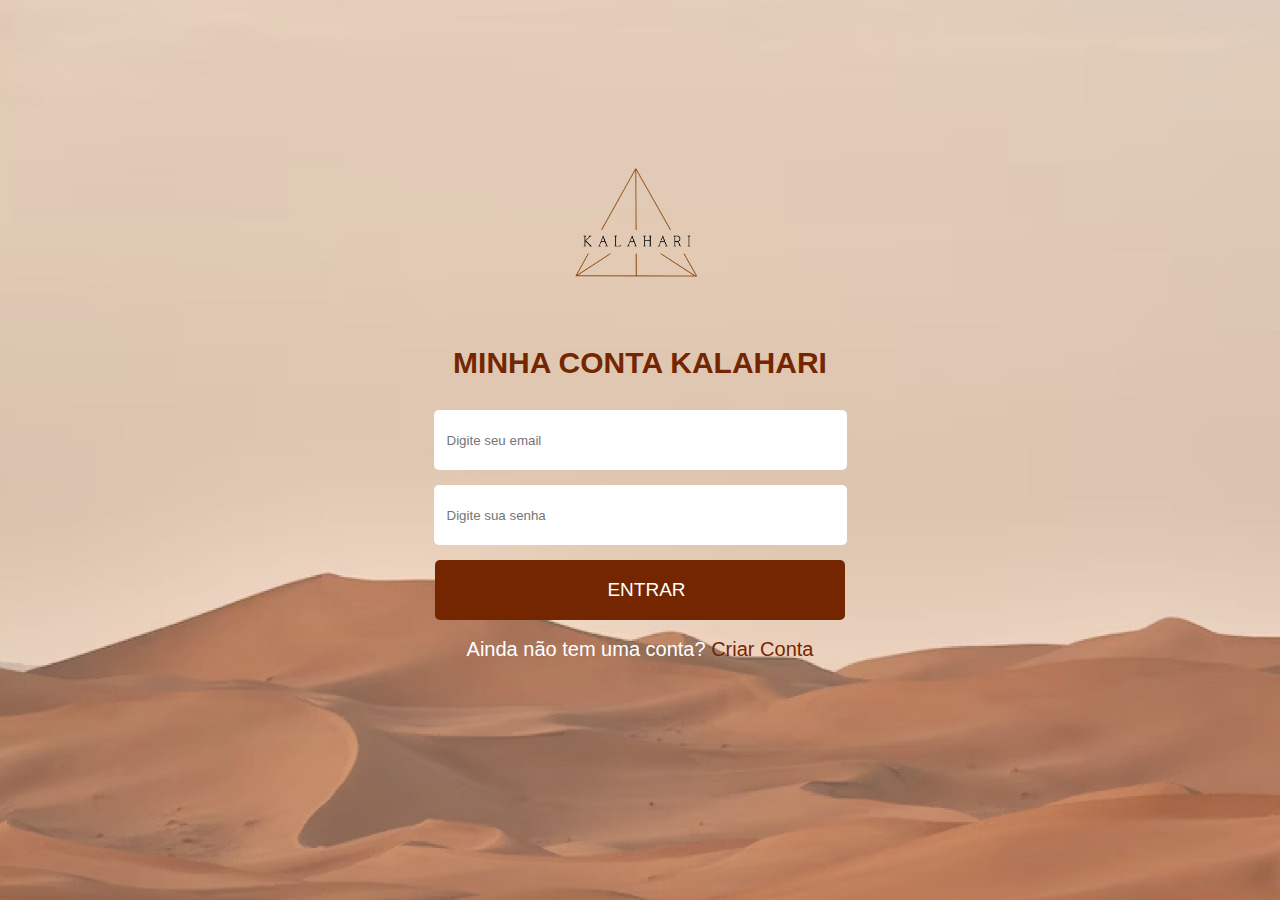
<file: login.html>
<!DOCTYPE html>
<html lang="pt-br">
<head>
    <meta charset="UTF-8">
    <link rel="stylesheet" href="css/logcad.css">
    <link rel="shortcut icon" href="img/logo.png" type="image/png">
    <meta name="viewport" content="width=device-width, initial-scale=1.0">
    <title>LOJA KALAHARI</title>
</head>
<body>
    <div class="tela-login">
        <div class="login">
            <div class="logo">
                <img src="img/logo.png">
            </div>
            <h1>MINHA CONTA KALAHARI</h1>
            <form>
                <input type="text" name="email" placeholder="Digite seu email">
                <input type="password" name="senha" placeholder="Digite sua senha">
                <a href="index.html"><input type="button" value="Entrar"></a><br>
                <p>Ainda não tem uma conta? <a href="cadastrar.html">Criar Conta</a></p>
            </form>  
            
        </div>

    </div>
</body>
</html>
</file>
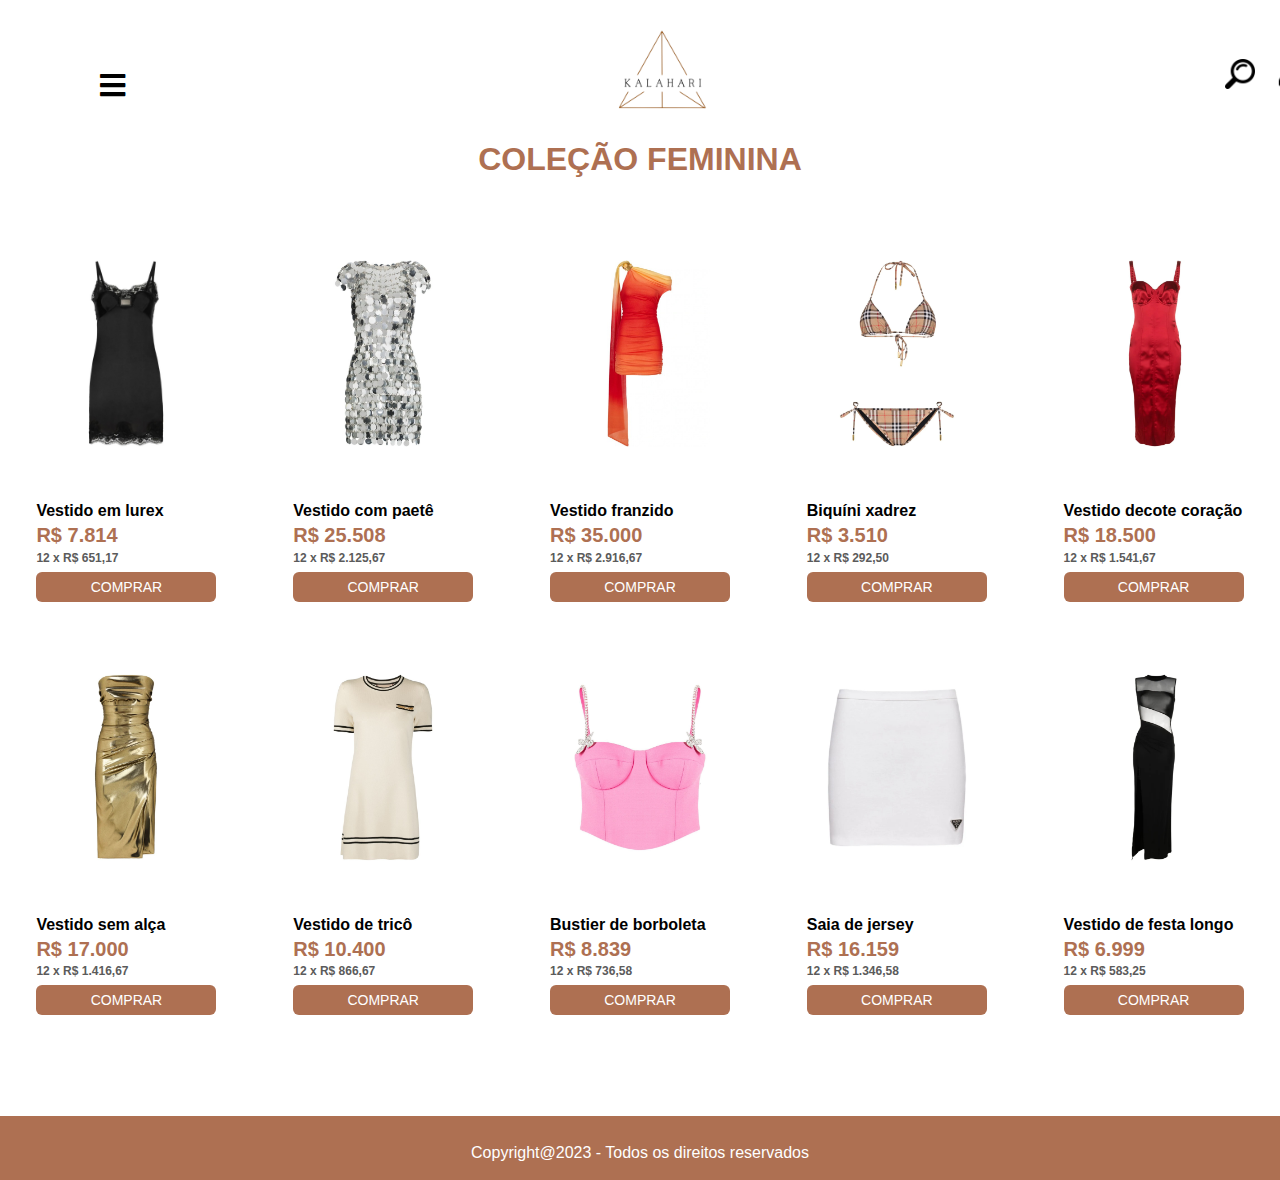
<file: produtofem.html>
<!DOCTYPE html>
<html lang="pt-br">
<head>
    <meta charset="UTF-8">
    <link rel="shortcut icon" href="img/logo.png">
    <link rel="stylesheet" href="css/produtos.css">
    <link rel="stylesheet" href="https://use.fontawesome.com/releases/v5.6.1/css/all.css">
    <meta name="viewport" content="width=device-width, initial-scale=1.0">
    <title>LOJA KALAHARI</title>
    <link rel="stylesheet" href="https://unpkg.com/swiper@8/swiper-bundle.min.css"/>
</head>
<body>

    <nav>
        <a href=""><img src="img/logo.png" id="logo"></a>
        <div class="imglogos">
          <a href=""><img src="img/lupa icon.png" ></a>
          <a href="login.html"><img src="img/pessoa.png" ></a>
          <a href=""><img src="img/sacolaicon.png" ></a>
          </div>

  <input type="checkbox" id="check">
  <label for="check">
    <!--pegando o icone do site fontawesome-->
    <i class="fas fa-bars" id="btn"></i>
    <i class="fas fa-times" id="cancel"></i>
  </label>
  <div class="sidebar">
    <header>MENU</header>
    <a href="index.html">
      <span>HOME</span>
    </a>
    <a href="produtofem.html">
      <span>MODA FEMININA</span>
    </a>
    <a href="produtomasc.html">
      <span>MODA MASCULINA</span>
    </a>
    <a href="produtoinfa.html">
      <span>MODA INFANTIL</span>
    </a>
    <a href="joias.html">
        <span>JÓIAS</span>
      </a>
      <a href="sobre.html">
        <span>SOBRE</span>
      </a>
      <a href="contato.html">
        <span>CONTATO</span>
      </a>


    </nav>

    <h1 class="produto-titulo">Coleção Feminina</h1>

    <div class="produtos">
        <div class="card">
            <div class="produto-img">
                <img src="img/vestpretorenda.jpg">
            </div>
            <div class="produto-nome">
                <h1>Vestido em lurex</h1>
            </div>
            <div class="produto-preco">
                <h1>R$ 7.814</h1>
            </div>
            <div class="produto-parcela">
                <h1>12 x R$ 651,17</h1>
            </div>       
            <div>
                <a href="descfem.html"><button class="botao-produto">Comprar</button></a>
            </div>
        </div>

        <div class="card">
            <div class="produto-img">
                <img src="img/colefem1.jpeg">
            </div>
            <div class="produto-nome">
                <h1>Vestido com paetê</h1>
            </div>
            <div class="produto-preco">
                <h1>R$ 25.508</h1>
            </div>
            <div class="produto-parcela">
                <h1>12 x R$ 2.125,67</h1>
            </div>    
            <div>
                <button class="botao-produto">Comprar</button></a>
            </div>
        </div>

        <div class="card">
            <div class="produto-img">
                <img src="img/colefem3.jpeg">
            </div>
            <div class="produto-nome">
                <h1>Vestido franzido</h1>
            </div>
            <div class="produto-preco">
                <h1>R$ 35.000</h1>
            </div>
            <div class="produto-parcela">
                <h1>12 x R$ 2.916,67</h1>
            </div>  
            <div>
                <button class="botao-produto">Comprar</button>
            </div>
        </div>

        <div class="card">
            <div class="produto-img">
                <img src="img/colefem4.jpeg">
            </div>
            <div class="produto-nome">
                <h1>Biquíni xadrez</h1>
            </div>
            <div class="produto-preco">
                <h1>R$ 3.510</h1>
            </div>
            <div class="produto-parcela">
                <h1>12 x R$ 292,50</h1>
            </div>  
            <div>
                <button class="botao-produto">Comprar</button>
            </div>
        </div>

        <div class="card">
            <div class="produto-img">
                <img src="img/colefem5.jpeg">
            </div>
            <div class="produto-nome">
                <h1>Vestido decote coração</h1>
            </div>
            <div class="produto-preco">
                <h1>R$ 18.500</h1>
            </div>
            <div class="produto-parcela">
                <h1>12 x R$ 1.541,67</h1>
            </div>  
            <div>
                <button class="botao-produto">Comprar</button>
            </div>
        </div>
    </div>

    <div class="produtos-2">

        <div class="card-2">
            <div class="produto-img-2">
                <img src="img/colefem6.jpeg">
            </div>
            <div class="produto-nome-2">
                <h1>Vestido sem alça</h1>
            </div>
            <div class="produto-preco-2">
                <h1>R$ 17.000</h1>
            </div>
            <div class="produto-parcela-2">
                <h1>12 x R$ 1.416,67</h1>
            </div>    
            <div>
                <a href=""><button class="botao-produto-2">Comprar</button></a>
            </div>
        </div>

        <div class="card-2">
            <div class="produto-img-2">
                <img src="img/colefem7.jpeg">
            </div>
            <div class="produto-nome-2">
                <h1>Vestido de tricô</h1>
            </div>
            <div class="produto-preco-2">
                <h1>R$ 10.400</h1>
            </div>
            <div class="produto-parcela-2">
                <h1>12 x R$ 866,67</h1>
            </div>    
            <div>
                <a href=""><button class="botao-produto-2">Comprar</button></a>
            </div>
        </div>

        <div class="card-2">
            <div class="produto-img-2">
                <img src="img/colefem8.jpeg">
            </div>
            <div class="produto-nome-2">
                <h1>Bustier de borboleta</h1>
            </div>
            <div class="produto-preco-2">
                <h1>R$ 8.839</h1>
            </div>
            <div class="produto-parcela-2">
                <h1>12 x R$ 736,58</h1>
            </div>    
            <div>
                <a href=""><button class="botao-produto-2">Comprar</button></a>
            </div>
        </div>

        <div class="card-2">
            <div class="produto-img-2">
                <img src="img/colefem9.jpeg">
            </div>
            <div class="produto-nome-2">
                <h1>Saia de jersey </h1>
            </div>
            <div class="produto-preco-2">
                <h1>R$ 16.159</h1>
            </div>
            <div class="produto-parcela-2">
                <h1>12 x R$ 1.346,58</h1>
            </div>    
            <div>
                <a href=""><button class="botao-produto-2">Comprar</button></a>
            </div>
        </div>

        <div class="card-2">
            <div class="produto-img-2">
                <img src="img/colefem10.jpeg">
            </div>
            <div class="produto-nome-2">
                <h1>Vestido de festa longo</h1>
            </div>
            <div class="produto-preco-2">
                <h1>R$ 6.999</h1>
            </div>
            <div class="produto-parcela-2">
                <h1>12 x R$ 583,25</h1>
            </div>    
            <div>
                <a href=""><button class="botao-produto-2">Comprar</button></a>
            </div>
        </div>
    </div>

    <footer>
        <h1>
            Copyright@2023 - Todos os direitos reservados</h1>
    </footer>

</body>
</html>
</file>
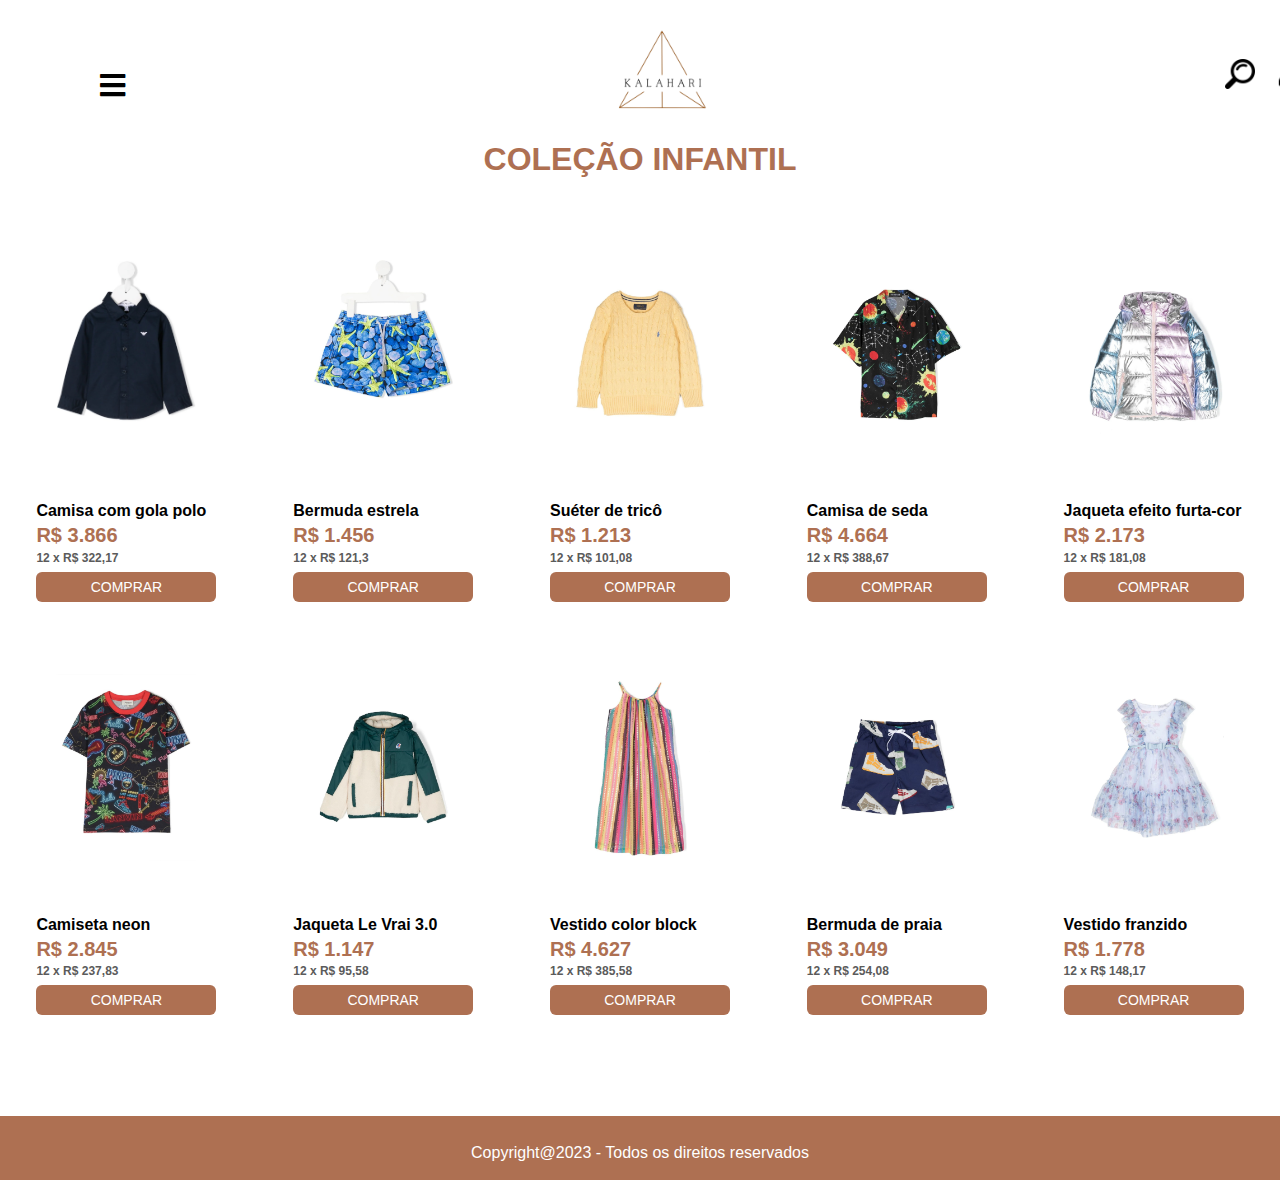
<file: produtoinfa.html>
<!DOCTYPE html>
<html lang="pt-br">
<head>
    <meta charset="UTF-8">
    <link rel="shortcut icon" href="img/logo.png">
    <link rel="stylesheet" href="css/produtos.css">
    <link rel="stylesheet" href="https://use.fontawesome.com/releases/v5.6.1/css/all.css">
    <meta name="viewport" content="width=device-width, initial-scale=1.0">
    <title>LOJA KALAHARI</title>
    <link rel="stylesheet" href="https://unpkg.com/swiper@8/swiper-bundle.min.css"/>
</head>
<body>

    <nav>
        <a href=""><img src="img/logo.png" id="logo"></a>
        <div class="imglogos">
          <a href=""><img src="img/lupa icon.png" ></a>
          <a href="login.html"><img src="img/pessoa.png" ></a>
          <a href=""><img src="img/sacolaicon.png" ></a>
          </div>

  <input type="checkbox" id="check">
  <label for="check">
    <!--pegando o icone do site fontawesome-->
    <i class="fas fa-bars" id="btn"></i>
    <i class="fas fa-times" id="cancel"></i>
  </label>
  <div class="sidebar">
    <header>MENU</header>
    <a href="index.html">
      <span>HOME</span>
    </a>
    <a href="produtofem.html">
      <span>MODA FEMININA</span>
    </a>
    <a href="produtomasc.html">
      <span>MODA MASCULINA</span>
    </a>
    <a href="produtoinfa.html">
      <span>MODA INFANTIL</span>
    </a>
    <a href="joias.html">
        <span>JÓIAS</span>
      </a>
      <a href="sobre.html">
        <span>SOBRE</span>
      </a>
      <a href="contato.html">
        <span>CONTATO</span>
      </a>


    </nav>
    
    <h1 class="produto-titulo">Coleção Infantil</h1>

<div class="produtos">

    <div class="card">
        <div class="produto-img">
            <img src="img/infa2.jpg">
        </div>
        <div class="produto-nome">
            <h1>Camisa com gola polo</h1>
        </div>
        <div class="produto-preco">
            <h1>R$ 3.866</h1>
        </div>
        <div class="produto-parcela">
            <h1>12 x R$ 322,17</h1>
        </div>    
        <div>
            <a href="descinfa.html"><button class="botao-produto">Comprar</button></a>
        </div>
    </div>

    <div class="card">
        <div class="produto-img">
            <img src="img/coleinf2.jpeg">
        </div>
        <div class="produto-nome">
            <h1>Bermuda estrela</h1>
        </div>
        <div class="produto-preco">
            <h1>R$ 1.456</h1>
        </div>
        <div class="produto-parcela">
            <h1>12 x R$ 121,3</h1>
        </div>       
        <div>
            <button class="botao-produto">Comprar</button>
        </div>
    </div>

    <div class="card">
        <div class="produto-img">
            <img src="img/coleinf3.jpeg">
        </div>
        <div class="produto-nome">
            <h1>Suéter de tricô</h1>
        </div>
        <div class="produto-preco">
            <h1>R$ 1.213</h1>
        </div>
        <div class="produto-parcela">
            <h1>12 x R$ 101,08</h1>
        </div>  
        <div>
            <button class="botao-produto">Comprar</button>
        </div>
    </div>

    <div class="card">
        <div class="produto-img">
            <img src="img/coleinf4.jpeg">
        </div>
        <div class="produto-nome">
            <h1>Camisa de seda</h1>
        </div>
        <div class="produto-preco">
            <h1>R$ 4.664</h1>
        </div>
        <div class="produto-parcela">
            <h1>12 x R$ 388,67</h1>
        </div>  
        <div>
            <button class="botao-produto">Comprar</button>
        </div>
    </div>

    <div class="card">
        <div class="produto-img">
            <img src="img/coleinf5.jpeg">
        </div>
        <div class="produto-nome">
            <h1>Jaqueta efeito furta-cor</h1>
        </div>
        <div class="produto-preco">
            <h1>R$ 2.173</h1>
        </div>
        <div class="produto-parcela">
            <h1>12 x R$ 181,08</h1>
        </div>  
        <div>
            <button class="botao-produto">Comprar</button>
        </div>
    </div>
</div>

<div class="produtos-2">

    <div class="card-2">
        <div class="produto-img-2">
            <img src="img/coleinf6.jpeg">
        </div>
        <div class="produto-nome-2">
            <h1>Camiseta neon</h1>
        </div>
        <div class="produto-preco-2">
            <h1>R$ 2.845</h1>
        </div>
        <div class="produto-parcela-2">
            <h1>12 x R$ 237,83</h1>
        </div>    
        <div>
            <a href=""><button class="botao-produto-2">Comprar</button></a>
        </div>
    </div>

    <div class="card-2">
        <div class="produto-img-2">
            <img src="img/coleinf7.jpeg">
        </div>
        <div class="produto-nome-2">
            <h1>Jaqueta Le Vrai 3.0</h1>
        </div>
        <div class="produto-preco-2">
            <h1>R$ 1.147</h1>
        </div>
        <div class="produto-parcela-2">
            <h1>12 x R$ 95,58</h1>
        </div>    
        <div>
            <a href=""><button class="botao-produto-2">Comprar</button></a>
        </div>
    </div>

    <div class="card-2">
        <div class="produto-img-2">
            <img src="img/coleinf8.jpeg">
        </div>
        <div class="produto-nome-2">
            <h1>Vestido color block</h1>
        </div>
        <div class="produto-preco-2">
            <h1>R$ 4.627</h1>
        </div>
        <div class="produto-parcela-2">
            <h1>12 x R$ 385,58</h1>
        </div>    
        <div>
            <a href=""><button class="botao-produto-2">Comprar</button></a>
        </div>
    </div>

    <div class="card-2">
        <div class="produto-img-2">
            <img src="img/coleinf9.jpeg">
        </div>
        <div class="produto-nome-2">
            <h1>Bermuda de praia</h1>
        </div>
        <div class="produto-preco-2">
            <h1>R$ 3.049</h1>
        </div>
        <div class="produto-parcela-2">
            <h1>12 x R$ 254,08</h1>
        </div>    
        <div>
            <a href=""><button class="botao-produto-2">Comprar</button></a>
        </div>
    </div>

    <div class="card-2">
        <div class="produto-img-2">
            <img src="img/coleinf10.jpeg">
        </div>
        <div class="produto-nome-2">
            <h1>Vestido franzido</h1>
        </div>
        <div class="produto-preco-2">
            <h1>R$ 1.778</h1>
        </div>
        <div class="produto-parcela-2">
            <h1>12 x R$ 148,17</h1>
        </div>    
        <div>
            <a href=""><button class="botao-produto-2">Comprar</button></a>
        </div>
    </div>
</div>

<footer>
    <h1>
        Copyright@2023 - Todos os direitos reservados</h1>
</footer>

</body>
</html>
</file>
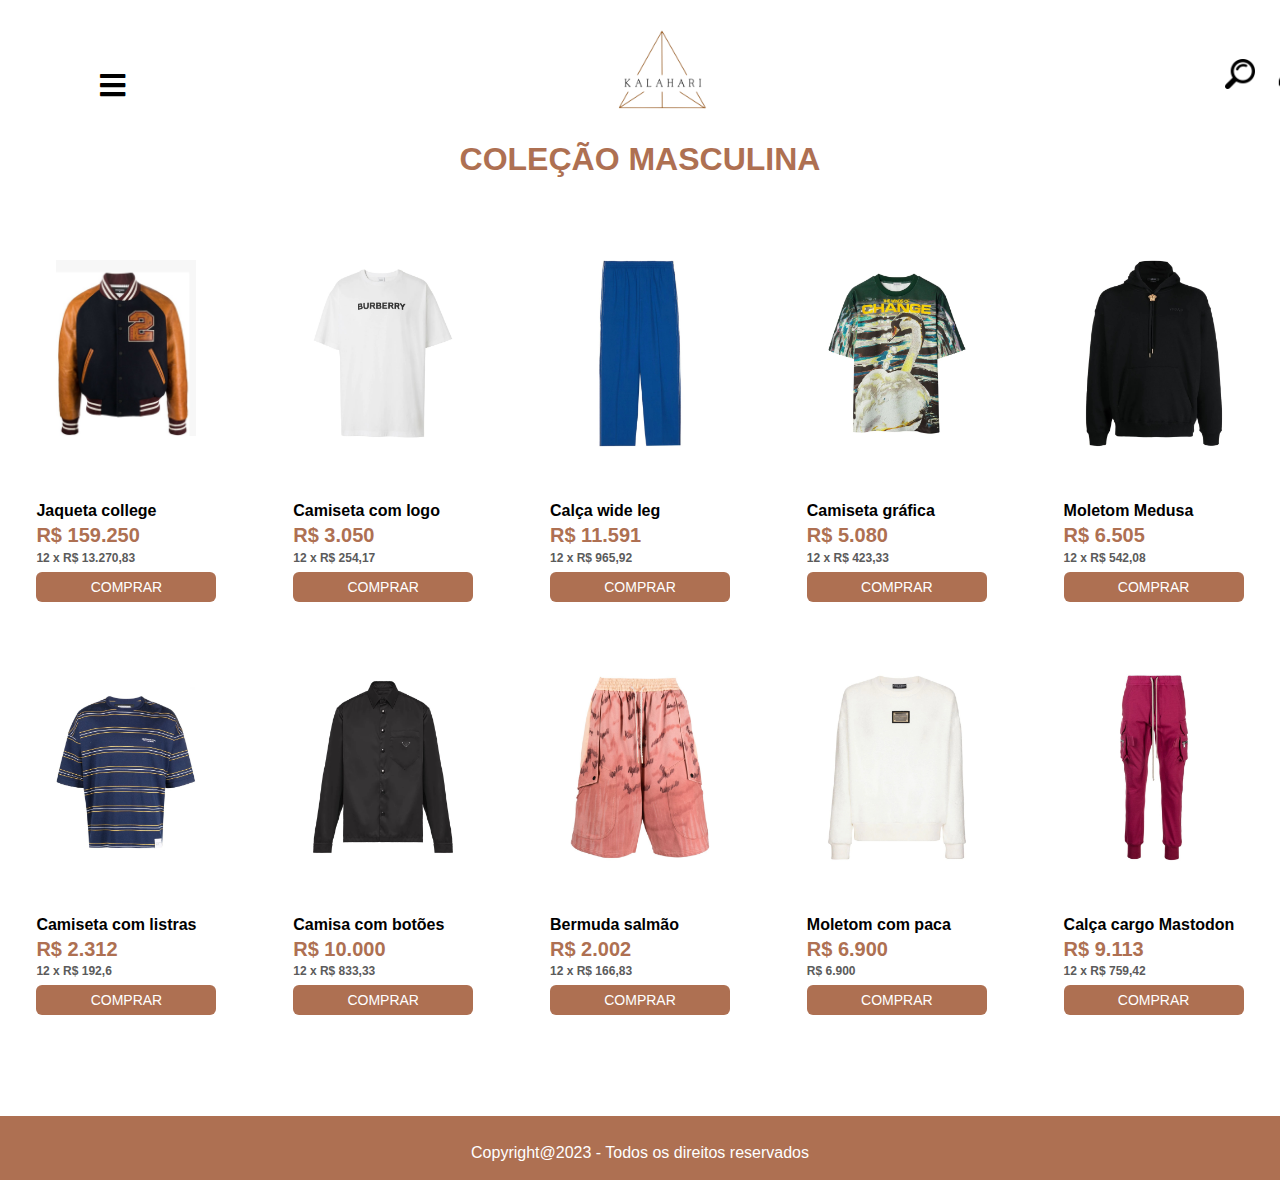
<file: produtomasc.html>
<!DOCTYPE html>
<html lang="pt-br">
<head>
    <meta charset="UTF-8">
    <link rel="shortcut icon" href="img/logo.png">
    <link rel="stylesheet" href="css/produtos.css">
    <link rel="stylesheet" href="https://use.fontawesome.com/releases/v5.6.1/css/all.css">
    <meta name="viewport" content="width=device-width, initial-scale=1.0">
    <title>LOJA KALAHARI</title>
</head>
<body>

    <nav>
        <a href=""><img src="img/logo.png" id="logo"></a>
        <div class="imglogos">
          <a href=""><img src="img/lupa icon.png" ></a>
          <a href="login.html"><img src="img/pessoa.png" ></a>
          <a href=""><img src="img/sacolaicon.png" ></a>
          </div>

  <input type="checkbox" id="check">
  <label for="check">
    <!--pegando o icone do site fontawesome-->
    <i class="fas fa-bars" id="btn"></i>
    <i class="fas fa-times" id="cancel"></i>
  </label>
  <div class="sidebar">
    <header>MENU</header>
    <a href="index.html">
      <span>HOME</span>
    </a>
    <a href="produtofem.html">
      <span>MODA FEMININA</span>
    </a>
    <a href="produtomasc.html">
      <span>MODA MASCULINA</span>
    </a>
    <a href="produtoinfa.html">
      <span>MODA INFANTIL</span>
    </a>
    <a href="joias.html">
        <span>JÓIAS</span>
      </a>
      <a href="sobre.html">
        <span>SOBRE</span>
      </a>
      <a href="contato.html">
        <span>CONTATO</span>
      </a>


    </nav>

    <h1 class="produto-titulo">Coleção Masculina</h1>

    <div class="produtos">

        <div class="card">
            <div class="produto-img">
                <img src="img/masc2.jpg">
            </div>
            <div class="produto-nome">
                <h1>Jaqueta college</h1>
            </div>
            <div class="produto-preco">
                <h1>R$ 159.250</h1>
            </div>
            <div class="produto-parcela">
                <h1>12 x R$ 13.270,83</h1>
            </div>    
            <div>
                <a href="descmasc.html"><button class="botao-produto">Comprar</button></a>
            </div>
        </div>

        <div class="card">
            <div class="produto-img">
                <img src="img/colemasc2.jpeg">
            </div>
            <div class="produto-nome">
                <h1>Camiseta com logo</h1>
            </div>
            <div class="produto-preco">
                <h1>R$ 3.050</h1>
            </div>
            <div class="produto-parcela">
                <h1>12 x R$ 254,17</h1>
            </div>       
            <div>
                <button class="botao-produto">Comprar</button>
            </div>
        </div>

        <div class="card">
            <div class="produto-img">
                <img src="img/colemasc3.jpeg">
            </div>
            <div class="produto-nome">
                <h1>Calça wide leg</h1>
            </div>
            <div class="produto-preco">
                <h1>R$ 11.591</h1>
            </div>
            <div class="produto-parcela">
                <h1>12 x R$ 965,92</h1>
            </div>  
            <div>
                <button class="botao-produto">Comprar</button>
            </div>
        </div>

        <div class="card">
            <div class="produto-img">
                <img src="img/colemasc4.jpeg">
            </div>
            <div class="produto-nome">
                <h1>Camiseta gráfica</h1>
            </div>
            <div class="produto-preco">
                <h1>R$ 5.080</h1>
            </div>
            <div class="produto-parcela">
                <h1>12 x R$ 423,33</h1>
            </div>  
            <div>
                <button class="botao-produto">Comprar</button>
            </div>
        </div>

        <div class="card">
            <div class="produto-img">
                <img src="img/colemasc5.jpeg">
            </div>
            <div class="produto-nome">
                <h1>Moletom Medusa</h1>
            </div>
            <div class="produto-preco">
                <h1>R$ 6.505</h1>
            </div>
            <div class="produto-parcela">
                <h1>12 x R$ 542,08</h1>
            </div>  
            <div>
                <button class="botao-produto">Comprar</button>
            </div>
        </div>
    </div>

    <div class="produtos-2">

        <div class="card-2">
            <div class="produto-img-2">
                <img src="img/colemasc6.jpeg">
            </div>
            <div class="produto-nome-2">
                <h1>Camiseta com listras</h1>
            </div>
            <div class="produto-preco-2">
                <h1>R$ 2.312</h1>
            </div>
            <div class="produto-parcela-2">
                <h1>12 x R$ 192,6</h1>
            </div>    
            <div>
                <a href=""><button class="botao-produto-2">Comprar</button></a>
            </div>
        </div>

        <div class="card-2">
            <div class="produto-img-2">
                <img src="img/colemasc7.jpeg">
            </div>
            <div class="produto-nome-2">
                <h1>Camisa com botões</h1>
            </div>
            <div class="produto-preco-2">
                <h1>R$ 10.000</h1>
            </div>
            <div class="produto-parcela-2">
                <h1>12 x R$ 833,33</h1>
            </div>    
            <div>
                <a href=""><button class="botao-produto-2">Comprar</button></a>
            </div>
        </div>

        <div class="card-2">
            <div class="produto-img-2">
                <img src="img/colemasc8.jpeg">
            </div>
            <div class="produto-nome-2">
                <h1>Bermuda salmão</h1>
            </div>
            <div class="produto-preco-2">
                <h1>R$ 2.002</h1>
            </div>
            <div class="produto-parcela-2">
                <h1>12 x R$ 166,83</h1>
            </div>    
            <div>
                <a href=""><button class="botao-produto-2">Comprar</button></a>
            </div>
        </div>

        <div class="card-2">
            <div class="produto-img-2">
                <img src="img/colemasc9.jpeg">
            </div>
            <div class="produto-nome-2">
                <h1>Moletom com paca</h1>
            </div>
            <div class="produto-preco-2">
                <h1>R$ 6.900</h1>
            </div>
            <div class="produto-parcela-2">
                <h1>R$ 6.900</h1>
            </div>    
            <div>
                <a href=""><button class="botao-produto-2">Comprar</button></a>
            </div>
        </div>

        <div class="card-2">
            <div class="produto-img-2">
                <img src="img/colemasc10.jpeg">
            </div>
            <div class="produto-nome-2">
                <h1>Calça cargo Mastodon</h1>
            </div>
            <div class="produto-preco-2">
                <h1>R$ 9.113</h1>
            </div>
            <div class="produto-parcela-2">
                <h1>12 x R$ 759,42</h1>
            </div>    
            <div>
                <a href=""><button class="botao-produto-2">Comprar</button></a>
            </div>
        </div>
    </div>

    <footer>
        <h1>
            Copyright@2023 - Todos os direitos reservados</h1>
    </footer>

</body>
</html>
</file>
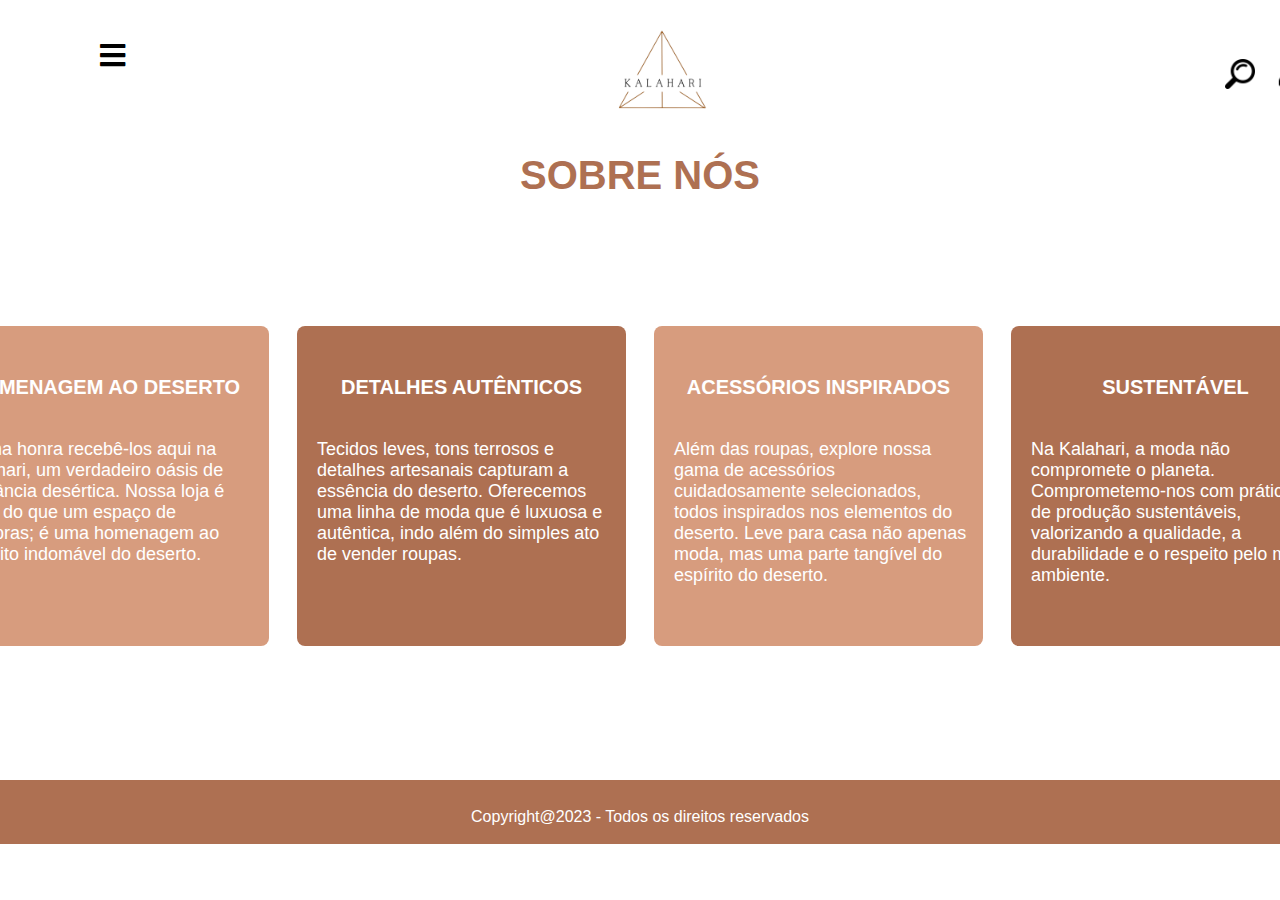
<file: sobre.html>
<!DOCTYPE html>
<html lang="pt-br">

<head>
  <meta charset="UTF-8">
  <meta name="viewport" content="width=device-width, initial-scale=1.0">
  <!--importei para pegar os icones-->
  <link rel="stylesheet" href="https://use.fontawesome.com/releases/v5.6.1/css/all.css">
  <link rel="stylesheet" href="css/sobre.css">
  <link rel="shortcut icon" href="img/logo.png" type="image/png">
  <title>LOJA KALAHARI</title>
</head>

<body>
    <nav>
      <a href=""><img src="img/logo.png" id="logo"></a>
      <div class="imglogos">
        <a href=""><img src="img/lupa icon.png" ></a>
        <a href="login.html"><img src="img/pessoa.png" ></a>
        <a href=""><img src="img/sacolaicon.png" ></a>
        </div>

  <input type="checkbox" id="check">
  <label for="check">
    <!--pegando o icone do site fontawesome-->
    <i class="fas fa-bars" id="btn"></i>
    <i class="fas fa-times" id="cancel"></i>
  </label>
  <div class="sidebar">
    <header>MENU</header>
    <a href="index.html">
      <span>HOME</span>
    </a>
    <a href="produtofem.html">
      <span>MODA FEMININA</span>
    </a>
    <a href="produtomasc.html">
      <span>MODA MASCULINA</span>
    </a>
    <a href="produtoinfa.html">
      <span>MODA INFANTIL</span>
    </a>
    <a href="joias.html">
        <span>JÓIAS</span>
      </a>
      <a href="sobre.html">
        <span>SOBRE</span>
      </a>
      <a href="contato.html">
        <span>CONTATO</span>
      </a>


    </nav>
 

    <h1 class="title">Sobre Nós</h1>
    <div class="area-card">
        <div class="card-1">
            <h1>Homenagem ao Deserto</h1>

            <p>É uma honra recebê-los aqui na Kalahari, um verdadeiro oásis de elegância desértica.
            Nossa loja é mais do que um espaço de compras; é uma homenagem ao espírito indomável do deserto.
            </p>

        </div>

        <div class="card-2">
            <h1>Detalhes Autênticos</h1>

            <p>Tecidos leves, tons terrosos e detalhes artesanais capturam a essência do deserto.
            Oferecemos uma linha de moda que é luxuosa e autêntica, indo além do simples ato de vender roupas.
            </p>

        </div>

        <div class="card-1">
            <h1>Acessórios Inspirados</h1>

            <p>Além das roupas, explore nossa gama de acessórios cuidadosamente selecionados, todos inspirados nos elementos do deserto.
            Leve para casa não apenas moda, mas uma parte tangível do espírito do deserto.
            </p>
            
        </div>

        <div class="card-2">
            <h1>Sustentável</h1>

            <p>Na Kalahari, a moda não compromete o planeta.
            Comprometemo-nos com práticas de produção sustentáveis, valorizando a qualidade, a durabilidade e o respeito pelo meio ambiente.
            </p>

        </div>
    </div>

    <footer>
        <h1>Copyright@2023 - Todos os direitos reservados</h1>
    </footer>
</file>
<file: css/index.css>
*{
    margin: 0;
    padding: 0;
    text-decoration: none;
  }

  .imglogos{
    display: flex;
    text-align: right;
    align-items: right;
    margin-left: 1300px;
    margin-top: -80px;
  }
  
  .imglogos img {
    width: 30px;
    margin-top: 0px;
    padding: 10px;
  }
  
    #logo {
      width:100px;
      height: auto;
      align-items: center;
      margin-top: 25px;
      margin-left: 700px;
    }
  

  body{
    display: flex;
    flex-direction: column;
    justify-content: center;
    align-items: center;
    width: 100vw;
    background-color: white;
  }

  .sidebar{
    position: fixed;
    width: 240px;
    left: -240px;
    height: 100%;
    background-color: #fff;
    transition: all .5s ease;
  }
  .sidebar header{
    font-size: 28px;
    color: #353535;
    line-height: 70px;
    text-align: center;
    background-color: #fff;
  
  }
  .sidebar a{
    display: block;
    height: 65px;
    width: 100%;
    color: #353535;
    line-height: 65px;
    padding-left: 30px;
    box-sizing: border-box;
    border-left: 5px solid transparent;
    transition: all .5s ease;
  }
  a.active,a:hover{
    color: #fff;
     background: white
  }
  .sidebar a i{
    font-size: 23px;
    margin-right: 16px;
  }
  .sidebar a span{
    letter-spacing: 1px;
    text-transform: uppercase;
  }
  #check{
    display: none;
  }

  label #btn,label #cancel{
    position: absolute;
    left: 60px;
    cursor: pointer;
    color: black;
    border-radius: 40%;
    margin: 15px 30px;
    font-size: 29px;
    height: 45px;
    width: 45px;
    text-align: center;
    line-height: 45px;
    transition: all .5s ease;
    margin-top: -70px;
  }
  label #cancel{
    opacity: 0;
    visibility: hidden;
  }
  #check:checked ~ .sidebar{
    left: 0;
  }
  #check:checked ~ label #btn{
    margin-left: 245px;
    opacity: 0;
    visibility: hidden;
  }
  #check:checked ~ label #cancel{
    margin-left: 245px;
    opacity: 1;
    visibility: visible;
  }
  

  span {
    color: black;
  }

  span:hover {
    color: #732600;
  }
  
  @keyframes efeito {
    from {
      font-size:10px;
    }
  
    to {
      font-size:20px;
      color:yellow;
    }
    }

    img {
      width: 1100px;
      padding: 20px;
    }

    footer{
      margin-top: 70px;
      background-color: #AE7052;
      width: 100%;
      height: 64px;
      color: white;
      text-align: center;
      font-family: Arial, Helvetica, sans-serif;
      
  }
  
  footer p{
      padding-top: 28px;
      font-size: 16px;
      color: white;
  }
  /*renponsividade*/
 

  @media(max-width : 500px){

    .imglogos{
      display: flex;
      text-align: right;
      align-items: right;
      margin-left: 300px;
      margin-top: -70px;
    }
    
    .imglogos img {
      width: 20px;
      margin-top: -10px;
      padding: 10px;
    }
    
      #logo {
        width:70px;
        height: auto;
        align-items: center;
        justify-content: center;
        margin-top: 25px;
        margin-left: 150px;
      }
    
    img {
      width: 400px;
      padding: 20px;
      margin-top: 20px;
    }

    label #btn,label #cancel{
      position: absolute;
      left: 20px;
      margin-top: -50px;
    }
  }
</file>
<file: css/logcad.css>
* {
    margin: 0;
    padding: 0;
}

body {
    background-image: url(../img/background.jpeg);
    color: white;
    font-family: Arial, Helvetica, sans-serif;
    overflow: hidden;
}

.logo img{
    width: auto;
    height: 140px;
    margin-bottom: 30%;
}

h1 {
    color: #732600;
    font-size: 30px;
    text-transform: uppercase;
    padding-bottom: 15px;
}

h1:hover{
    color: #9f3702;
}

.tela-login {
    display: flex;
    height: 100vh;
    justify-content: center;
    align-items: center;  
}

.login{
    height: 300px;
    width: 440px;
    padding: 30px;
    display: flex;
    flex-direction: column;
    align-items: center;
    padding-bottom: 310px;
}

.login form{
    display: flex;
    flex-direction: column;
    width: 100%;
    padding-bottom: 50px;

}

.login input{
    margin-top: 15px;
    background-color: #ffffff;
    border: none;
    height: 60px;
    width: 400px;
    color: #732600;
    outline: none;
    padding-left: 13px;
    border-radius: 5px;
    position: center;
}

.login::placeholder{
    color: #732600;
    padding-left: 15px;
    font-size: 15px;
}

form [type="button"] {
    width: 410px;
    background: #732600;
    cursor: pointer;
    color: white;
    font-size: 19px;
    text-transform: uppercase;
    text-align: center;
    float: left;    
}

form [type="button"]:hover{
    background: #9f3702;
}


p {
    color: white;
    font-size: 20px;
}

a{
    color: #732600;
    text-decoration: none;
}

a:hover{
    color: #9f3702;
}

form{
    display: flex;
    flex-direction: column;
    align-items: center;
}

@media screen and (min-width: 0px) and (max-width: 501px) {

    h1 {
        font-size: 24px;
    }

    .logo img {
        margin-top: -120px;
    }

    .login {
        height: 240px;
        width: 350px;
        padding: 30px;
        padding-bottom: 60px;
    }

    .login input{
        margin-top: 15px;
        height: 43px;
        width: 340px;
        padding-left: 13px;
    }
}
</file>
<file: css/contato.css>
*{
    margin: 0;
    padding: 0;
    text-decoration: none;
  }

.imglogos{
  display: flex;
  text-align: right;
  align-items: right;
  margin-left: 1300px;
  margin-top: -80px;
}

.imglogos img {
  width: 30px;
  padding: 10px;
}

  #logo {
    width:100px;
    height: auto;
    align-items: center;
    margin-top: 25px;
    margin-left: 700px;
  }

  #navicon {
    width:100px;
    height: auto;
    margin-top: 0px;
    margin-left: 500px;
  }
  
  body{
    display: flex;
    flex-direction: column;
    justify-content: center;
    align-items: center;
    width: 100vw;
    background-color: white;
  }

  .sidebar{
    position: fixed;
    width: 240px;
    left: -240px;
    height: 100%;
    background-color: #fff;
    transition: all .5s ease;
  }
  .sidebar header{
    font-size: 28px;
    color: #353535;
    line-height: 70px;
    text-align: center;
    background-color: #fff;
  
  }
  .sidebar a{
    display: block;
    height: 65px;
    width: 100%;
    color: #353535;
    line-height: 65px;
    padding-left: 30px;
    box-sizing: border-box;
    border-left: 5px solid transparent;
    transition: all .5s ease;
  }
  a.active,a:hover{
    color: #fff;
     background: white
  }
  .sidebar a i{
    font-size: 23px;
    margin-right: 16px;
  }
  .sidebar a span{
    letter-spacing: 1px;
    text-transform: uppercase;
  }
  #check{
    display: none;
  }

  label #btn,label #cancel{
    position: absolute;
    left: 60px;
    cursor: pointer;
    color: black;
    border-radius: 40%;
    margin: 15px 30px;
    font-size: 29px;
    height: 45px;
    width: 45px;
    text-align: center;
    line-height: 45px;
    transition: all .5s ease;
    margin-top: -70px;
  }
  label #cancel{
    opacity: 0;
    visibility: hidden;
  }
  #check:checked ~ .sidebar{
    left: 0;
  }
  #check:checked ~ label #btn{
    margin-left: 245px;
    opacity: 0;
    visibility: hidden;
  }
  #check:checked ~ label #cancel{
    margin-left: 245px;
    opacity: 1;
    visibility: visible;
  }
  

  span {
    color: black;
  }

  span:hover {
    color: #732600;
  }
  
  @keyframes efeito {
    from {
      font-size:10px;
    }
  
    to {
      font-size:20px;
      color:yellow;
    }
    }


#contato{
    margin-left: -60px;
    margin-top: 70px;
    font-family: Arial, Helvetica, sans-serif;
    width: 640px;
}
#contatenos {
    color: #AE7052;
    margin-bottom: 30px;
}

#telbat {
    color: #AE7052;
    font-size: 15px;
    font-weight: normal;
    margin-top: 20px;
    margin-left: 40px;
    margin-top: -20px;
}

img {
    width: 20px;
}

#bat {
    width: 30px;
}

#text {
    font-weight: normal;
    font-size: 15px; 
    margin-top: 20px;
    margin-bottom: 30px;
}

#assis {
    color:#AE7052;
    font-weight: normal;
    font-size: 22px;
    margin-top: 40px;
}

textarea {
    background-color: #D9D9D9;
    width: 600px;
    height: 100px;
    font-family: Arial, Helvetica, sans-serif;
    font-size: 15px;
    padding: 15px;
    color: black;
    margin-top: 10px;
}

footer{
    margin-top: 70px;
    background-color: #AE7052;
    width: 100%;
    height: 64px;
    color: white;
    text-align: center;
    font-family: Arial, Helvetica, sans-serif;
    
}

footer p{
    padding-top: 28px;
    font-size: 16px;
    color: white;
}

@media(max-width : 500px){

  .imglogos{
    display: flex;
    text-align: right;
    align-items: right;
    margin-left: 300px;
    margin-top: -70px;
  }
  
  .imglogos img {
    width: 20px;
    margin-top: 0px;
    padding: 10px;
  }
  
    #logo {
      width:70px;
      height: auto;
      align-items: center;
      justify-content: center;
      margin-top: 25px;
      margin-left: 160px;
    }

  #contato {
    width: 300px;
  }

  #contatenos {
    color: #AE7052;
    margin-bottom: 30px;
    font-size: 20px;
}

#assis {
    font-size: 15px;
}

textarea {
    width: 300px;
}

label #btn,label #cancel{
    position: absolute;
    left: 20px;
    margin-top: -40px;
  }

}
</file>
<file: css/desc.css>
.imglogos{
    display: flex;
    text-align: right;
    align-items: right;
    margin-left: 1300px;
    margin-top: -80px;
  }
  
  .imglogos img {
    width: 30px;
    padding: 10px;
  }

  #logo {
    width:100px;
    height: auto;
    align-items: center;
    margin-top: 25px;
    margin-left: 700px;
  }
  
  #navicon {
    width:60px;
    height: auto;
    margin-top: 0px;
    flex-direction:row;
  
  }
  
  body{
    display: flex;
    flex-direction: column;
    justify-content: center;
    align-items: center;
    width: 100vw;
    background-color: white;
  }
  
  .sidebar{
    position: fixed;
    width: 240px;
    left: -240px;
    height: 100%;
    background-color: #fff;
    transition: all .5s ease;
  }
  .sidebar header{
    font-size: 28px;
    color: #353535;
    line-height: 70px;
    text-align: center;
    background-color: #fff;
  
  }
  .sidebar a{
    display: block;
    height: 65px;
    width: 100%;
    color: #353535;
    line-height: 65px;
    padding-left: 30px;
    box-sizing: border-box;
    border-left: 5px solid transparent;
    transition: all .5s ease;
  }
  a.active,a:hover{
    color: #fff;
     background: white
  }
  .sidebar a i{
    font-size: 23px;
    margin-right: 16px;
  }
  .sidebar a span{
    letter-spacing: 1px;
    text-transform: uppercase;
  }
  #check{
    display: none;
  }
  
  label #btn,label #cancel{
    position: absolute;
    left: 60px;
    cursor: pointer;
    color: black;
    border-radius: 40%;
    margin: 15px 30px;
    font-size: 29px;
    height: 45px;
    width: 45px;
    text-align: center;
    line-height: 45px;
    transition: all .5s ease;
    margin-top: -50px;
  }
  label #cancel{
    opacity: 0;
    visibility: hidden;
  }
  #check:checked ~ .sidebar{
    left: 0;
  }
  #check:checked ~ label #btn{
    margin-left: 245px;
    opacity: 0;
    visibility: hidden;
  }
  #check:checked ~ label #cancel{
    margin-left: 245px;
    opacity: 1;
    visibility: visible;
  }
  
  
  span {
    color: black;
  }
  
  span:hover {
    color: #732600;
  }
  
  @keyframes efeito {
    from {
      font-size:10px;
    }
  
    to {
      font-size:20px;
      color:yellow;
    }
    }
  
  #grande {
   width: 250px;
   margin-left: 60px;
   margin-top: 100px;
  }
  
  .imgs {
    margin-top: 100px;
    margin-left: 57%;
  }
  
  #menor1 {
  width: 100px;
  padding: 10px;
  margin-left: -600px;
  }
  #menor2 {
  width: 100px;
  padding: 10px;
  }
  #menor3 {
  width: 100px;
  padding: 10px;
  }
  
  .produtoinfo {
        font-family: Arial, Helvetica, sans-serif;
        justify-content: left;
        margin-left: 600px;
        margin-top: -100px;
  }
  
  h1 {
   font-size: 25px;
   margin-top: -550px;
  }
  
  #preço {
    font-size: 30px;
    color: #AE7052;
    margin-top: 80px;
    font-weight: normal;
  }
  
  #parcela {
    font-size: 20px;
    margin-top: -10px;
    font-weight: normal;
  }
  
  #taxa {
    font-size: 15px;
    color:#AAA295;
    margin-top: -10px;
    font-weight: normal;
  }
  
  #seltam {
    font-size: 20px;
    margin-top: 80px;
    font-weight:600;
  }
  
  #tam p {
    color: #1d1d1c;
    font-size: 15px;
    flex-direction: column;
    
  }
  
  #tam p:hover{
    color: #AE7052;
  }
  
  #tam {
  flex-direction: row;
  display: flex;
  margin-left: 20px;
  
  }
  
  button {
    color: white;
    background-color: #AE7052;
    display: block;
    margin: 50px 7.5px;
    padding: 15px 50px;
    border: none;
    transition: background .4s ease;
    border-radius: 10px;
    cursor: pointer;
    font-size: 17px;
    position: center;
  }
  
  button:hover {
     font-size: 18px;
  }
  

  
  #rodape{
    margin-top: 70px;
    background-color: #AE7052;
    width: 100%;
    height: 64px;
    color: white;
    text-align: center;
    font-family: Arial, Helvetica, sans-serif;
    
  }
  
   p{
    padding-top: 28px;
    font-size: 16px;
    color: white;
  }
  
  @media(max-width:500px){
  .imglogos{
    display: flex;
    text-align: right;
    align-items: right;
    margin-left: 300px;
    margin-top: -70px;
  }
  
  .imglogos img {
    width: 20px;
    margin-top: 0px;
    padding: 10px;
  }
  
    #logo {
      width:70px;
      height: auto;
      align-items: center;
      justify-content: center;
      margin-top: 25px;
      margin-left: 150px;
    }
  
    #grande {
      width: 230px;
      margin-left: 50px;
      margin-top: 100px;
     }
     
     .imgs {
       margin-top: 70px;
       margin-left: 170%;
     }
     
     .produtoinfo {
           margin-left: 10px;
           margin-top: 600px;
     }

     h1 {
      font-size: 20px;
     }
  
     label #btn,label #cancel{
      position: absolute;
      left: 20px;
      margin-top: -40px;
    }
     
    
  }
</file>
<file: css/produtos.css>
*{
    margin: 0;
    padding: 0;
    text-decoration: none;
  }


  .imglogos{
    display: flex;
    text-align: right;
    align-items: right;
    margin-left: 1300px;
    margin-top: -80px;
  }
  
  .imglogos img {
    width: 30px;
    padding: 10px;
  }
  
    #logo {
      width:100px;
      height: auto;
      align-items: center;
      margin-top: 25px;
      margin-left: 700px;
    }
  
  body{
    display: flex;
    flex-direction: column;
    justify-content: center;
    align-items: center;
    width: 100vw;
    background-color: white;
    font-family: Arial, Helvetica, sans-serif;
  }

  .sidebar{
    position: fixed;
    width: 240px;
    left: -240px;
    height: 100%;
    background-color: #fff;
    transition: all .5s ease;
  }
  .sidebar header{
    font-size: 28px;
    color: #353535;
    line-height: 70px;
    text-align: center;
    background-color: #fff;
  
  }
  .sidebar a{
    display: block;
    height: 65px;
    width: 100%;
    color: #353535;
    line-height: 65px;
    padding-left: 30px;
    box-sizing: border-box;
    border-left: 5px solid transparent;
    transition: all .5s ease;
  }
  a.active,a:hover{
    color: #fff;
     background: white
  }
  .sidebar a i{
    font-size: 23px;
    margin-right: 16px;
  }
  .sidebar a span{
    letter-spacing: 1px;
    text-transform: uppercase;
  }
  #check{
    display: none;
  }

  label #btn,label #cancel{
    position: absolute;
    left: 60px;
    cursor: pointer;
    color: black;
    border-radius: 40%;
    margin: 15px 30px;
    font-size: 29px;
    height: 45px;
    width: 45px;
    text-align: center;
    line-height: 45px;
    transition: all .5s ease;
    margin-top: -40px;
  }
  label #cancel{
    opacity: 0;
    visibility: hidden;
  }
  #check:checked ~ .sidebar{
    left: 0;
  }
  #check:checked ~ label #btn{
    margin-left: 245px;
    opacity: 0;
    visibility: hidden;
  }
  #check:checked ~ label #cancel{
    margin-left: 245px;
    opacity: 1;
    visibility: visible;
  }
  

  span {
    color: black;
  }

  span:hover {
    color: #732600;
  }
  
  @keyframes efeito {
    from {
      font-size:10px;
    }
  
    to {
      font-size:20px;
      color:yellow;
    }
    }


    * {
      margin: 0px;
      padding: 0px;
  }
  
  body {
      background-color: rgb(255, 255, 255);
      font-family: Arial, Helvetica, sans-serif;
      width: 100%;
      height: 100%;
  }
  
  
  .produto-titulo{
      color:#AE7052;
      text-align: center;
      align-items: center;
      text-transform: uppercase;
      margin-top: 3%;
      margin-bottom: 5%;
  }
  
  
  .produtos{
      display: flex;
      width: 100%;
      justify-content: center;
      gap: 6%;
      margin-bottom: 12%;
  }
  
  .produtos-2{
      display: flex;
      width: 100%;
      justify-content: center;
      gap: 6%;
  }
  
  .card{
      height: 260px;
      width: 180px;
      background-color: rgb(255, 255, 255);
      text-align: center;
      align-items: center;
  }
  
  .card-2{
      height: 260px;
      width: 180px;
      background-color: rgb(255, 255, 255);
      text-align: center;
      align-items: center;
  }
  
  .produto-img{
      width: 180px;
      height: 260px;
      align-items: center;
      text-align: center;
  }
  
  .produto-img-2{
      width: 180px;
      height: 260px;
      align-items: center;
      text-align: center;
  }
  
  .produto-img img{
      width: 140px;
      height: auto;
      margin-top: 10%;  
  }
  
  .produto-img-2 img{
      width: 140px;
      height: auto;
      margin-top: 10%;  
  }
  
  .produto-nome{
      color: #000000;
      margin-bottom: 2%;
      font-size: 8px;
      text-align: left;
  }
  
  .produto-nome-2{
      color: #000000;
      margin-bottom: 2%;
      font-size: 8px;
      text-align: left;
  }
  
  .produto-preco{
      font-size: 10px;
      color: #AE7052;
      margin-bottom: 2%;
      text-align: left;
  }
  
  .produto-preco-2{
      font-size: 10px;
      color: #AE7052;
      margin-bottom: 2%;
      text-align: left;
  }
  
  .produto-parcela{
      color: #5b5b5b;
      font-size: 6px;
      margin-bottom: 4%;
      text-align: left;
  }
  
  .produto-parcela-2{
      color: #5b5b5b;
      font-size: 6px;
      margin-bottom: 4%;
      text-align: left;
  }
  
  .botao-produto{
      background-color: #AE7052;
      color: white;
      font-size: 14px;
      border: none;
      width: 180px;
      height: 30px;
      border-radius: 6px;
      text-transform: uppercase;
  }
  
  .botao-produto-2{
      background-color: #AE7052;
      color: white;
      font-size: 14px;
      border: none;
      width: 180px;
      height: 30px;
      border-radius: 6px;
      text-transform: uppercase;
  }
  
  .botao-produto:hover{
      background-color: #85543c;
  }
  
  .botao-produto-2:hover{
      background-color: #85543c;
  }
  
  footer{
      margin-top: 200px;
      background-color: #AE7052;
      width: 100%;
      height: 64px;
      color: white;
      text-align: center;
      
  }
  
  footer h1{
      padding-top: 28px;
      font-size: 16px;
      color: white;
      font-weight: normal;
  }

@media(max-width : 500px){

  .imglogos{
    display: flex;
    text-align: right;
    align-items: right;
    margin-left: 300px;
    margin-top: -70px;
  }
  
  .imglogos img {
    width: 20px;
    margin-top: 0px;
    padding: 10px;
  }
  
    #logo {
      width:70px;
      height: auto;
      align-items: center;
      justify-content: center;
      margin-top: 25px;
      margin-left: 160px;
    }
    
    .produtos{
       flex-direction: column ;

    }

    .produtos-2{
      flex-direction: column;
    }
    
    .card{
        padding: 90px;
        margin-left: 12%;
    }

    .card-2{
      padding: 100px;
      margin-left: 12%;
    }
    
    .produto-img{

        width: 200px;
        height: auto;
    }
    
    .produto-titulo{
        font-size: 25px;
        margin-top: 70px;
    }

label #btn,label #cancel{
    position: absolute;
    left: 20px;
    margin-top: -40px;
  }
}
</file>
<file: css/sobre.css>
*{
    margin: 0;
    padding: 0;
}


.imglogos{
    display: flex;
    text-align: right;
    align-items: right;
    margin-left: 1300px;
    margin-top: -80px;
  }
  
  .imglogos img {
    width: 30px;
    margin-top: 0px;
    padding: 10px;
  }
  
    #logo {
      width:100px;
      height: auto;
      align-items: center;
      margin-top: 25px;
      margin-left: 700px;
    }
  

  body{
    display: flex;
    flex-direction: column;
    justify-content: center;
    align-items: center;
    width: 100vw;
    background-color: white;
    font-family: Arial, Helvetica, sans-serif;
  }

  .sidebar{
    position: fixed;
    width: 240px;
    left: -240px;
    height: 100%;
    background-color: #fff;
    transition: all .5s ease;
  }
  .sidebar header{
    font-size: 28px;
    color: #353535;
    line-height: 70px;
    text-align: center;
    background-color: #fff;
  
  }
  .sidebar a{
    display: block;
    height: 65px;
    width: 100%;
    color: #353535;
    line-height: 65px;
    padding-left: 30px;
    box-sizing: border-box;
    border-left: 5px solid transparent;
    transition: all .5s ease;
  }
  a.active,a:hover{
    color: #fff;
     background: white
  }
  .sidebar a i{
    font-size: 23px;
    margin-right: 16px;
  }
  .sidebar a span{
    letter-spacing: 1px;
    text-transform: uppercase;
  }
  #check{
    display: none;
  }

  label #btn,label #cancel{
    position: absolute;
    left: 60px;
    cursor: pointer;
    color: black;
    border-radius: 40%;
    margin: 15px 30px;
    font-size: 29px;
    height: 45px;
    width: 45px;
    text-align: center;
    line-height: 45px;
    transition: all .5s ease;
    margin-top: -70px;
  }
  label #cancel{
    opacity: 0;
    visibility: hidden;
  }
  #check:checked ~ .sidebar{
    left: 0;
  }
  #check:checked ~ label #btn{
    margin-left: 245px;
    opacity: 0;
    visibility: hidden;
  }
  #check:checked ~ label #cancel{
    margin-left: 245px;
    opacity: 1;
    visibility: visible;
  }
  

  span {
    color: black;
  }

  span:hover {
    color: #732600;
  }
  
  @keyframes efeito {
    from {
      font-size:10px;
    }
  
    to {
      font-size:20px;
      color:yellow;
    }
    }

.title{
    color:#AE7052;
    text-align: center;
    font-size: 40px;
    text-transform: uppercase;
    margin-top: 50px;
    margin-bottom: 128px;
}

.area-card{
    text-align: center;
    align-items: center;
    display: flex;
    justify-content: center;
    gap: 2%;
}

.card-1{
    background-color: #d79c7e;
    color: #ffffff;
    width: 350px;
    height: 320px;
    border-radius: 8px;
}


.card-1:hover{   
    background-color: #df9773;
    color: white
}

.card-1 h1{
    text-transform: uppercase;
    font-size: 20px;
    margin-top: 50px;
    margin-bottom: 40px;
}

.card-1 p{
    text-align: left;
    margin-left: 20px;
    margin-right: 15px;
    font-size: 18px;
}

.card-2{
    color: #ffffff;
    width: 350px;
    height: 320px;
    border-radius: 8px;
    background-color: #AE7052;
}


.card-2:hover{
    background-color: #df9773;
    color: white
}

.card-2 h1{
    text-transform: uppercase;
    font-size: 20px;
    margin-top: 50px;
    margin-bottom: 40px;
}

.card-2 p{
    text-align: left;
    margin-left: 20px;
    margin-right: 15px;
    font-size: 18px;
}


footer{
    margin-top: 134px;
    background-color: #AE7052;
    width: 100%;
    height: 64px;
    color: white;
    text-align: center;
    
}

footer h1{
    padding-top: 28px;
    font-size: 16px;
    color: white;
    font-weight: normal;
}

@media(max-width : 500px){

    .imglogos{
      display: flex;
      text-align: right;
      align-items: right;
      margin-left: 300px;
      margin-top: -70px;
    }
    
    .imglogos img {
      width: 20px;
      margin-top: 0px;
      padding: 10px;
    }
    
      #logo {
        width:70px;
        height: auto;
        align-items: center;
        justify-content: center;
        margin-top: 25px;
        margin-left: 160px;
      }
  
      .title{
        font-size: 25px;
   margin-bottom: 30px;
        margin-top: 60px;
      }

      .area-card{
        flex-direction: column;
      }

      .card-1{
        width: 270px;
        height: 270px;
        margin-bottom: 20px;
      }
  
      .card-2{
        width: 270px;
        height: 270px;
        margin-bottom: 20px;
      }

      .card-1 h1{
        text-transform: uppercase;
        font-size: 17px;
      }
    
    .card-1 p{
        font-size: 15px;
    }

    .card-2 h1{
        text-transform: uppercase;
        font-size: 17px;
      }
    
    .card-2 p{
        font-size: 15px;
    }
    
    
  
  label #btn,label #cancel{
      position: absolute;
      left: 20px;
      margin-top: -40px;
    }

    
  
  }
</file>
